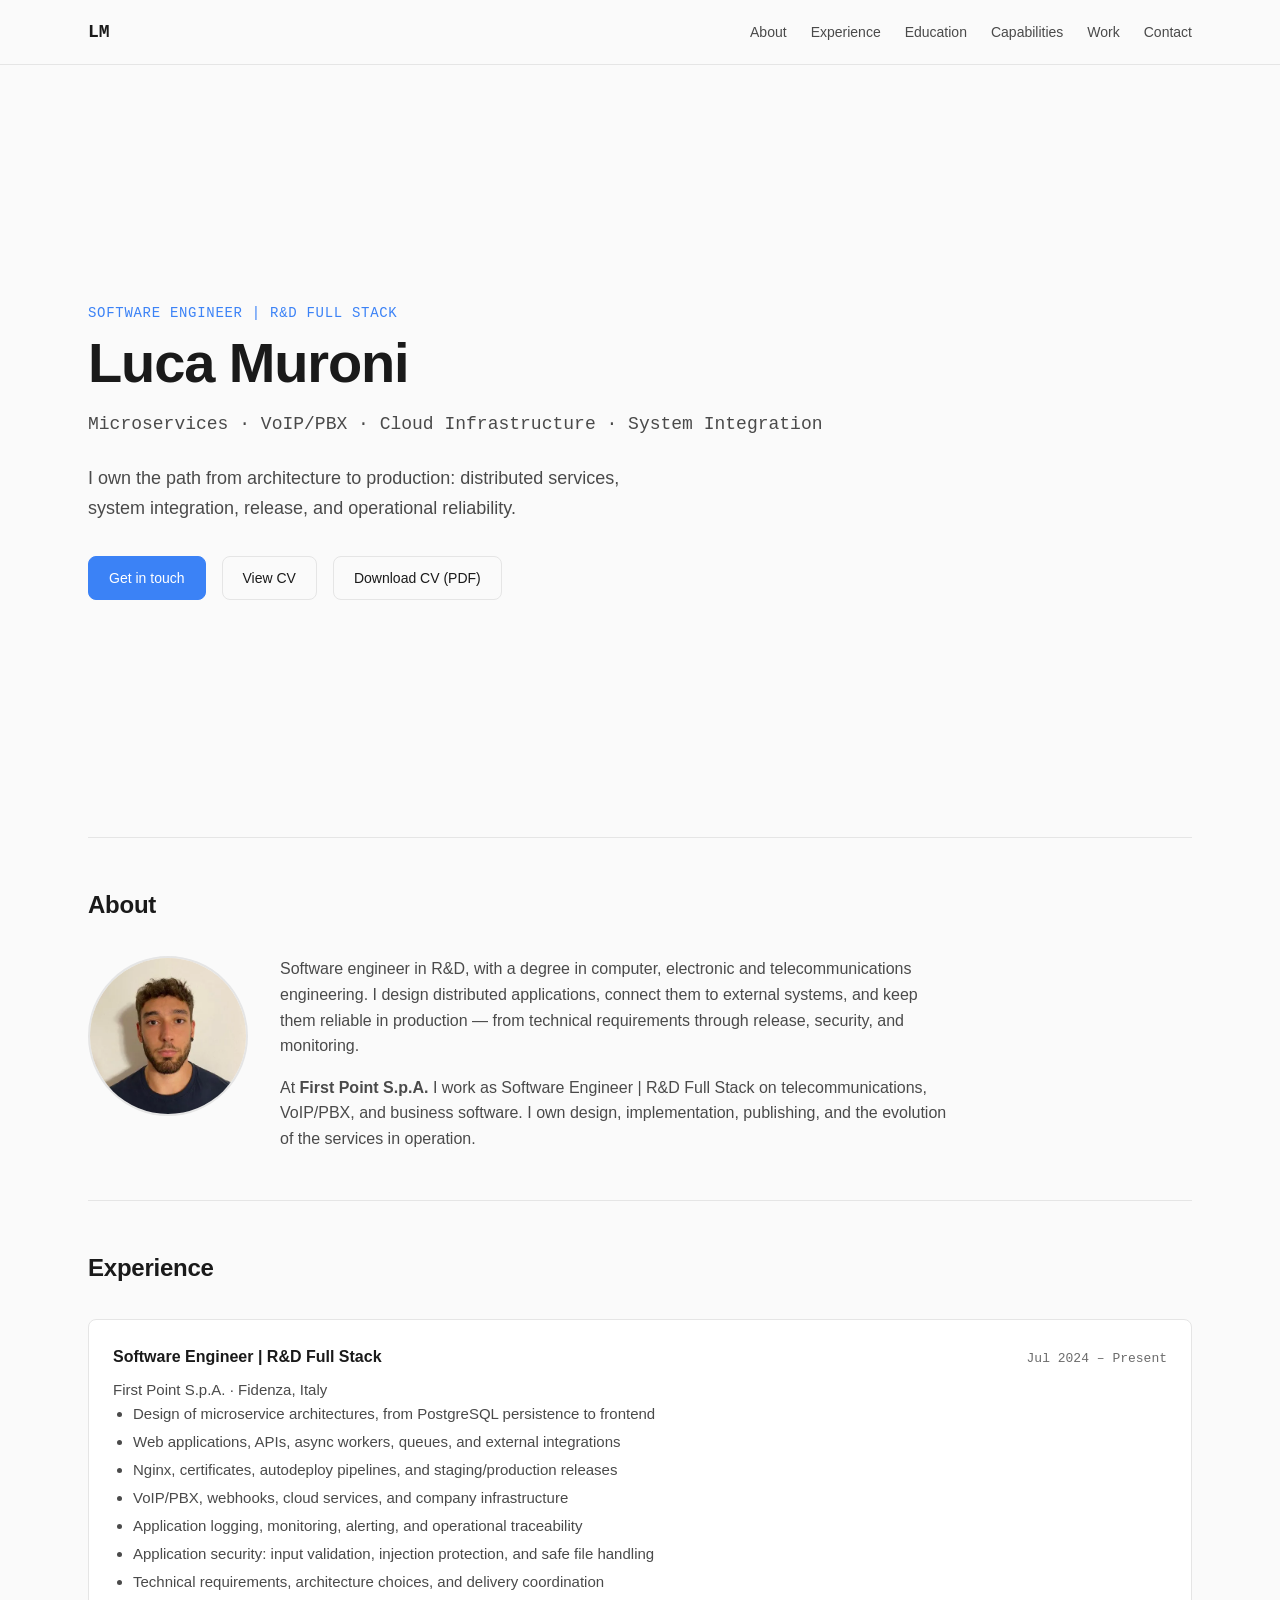
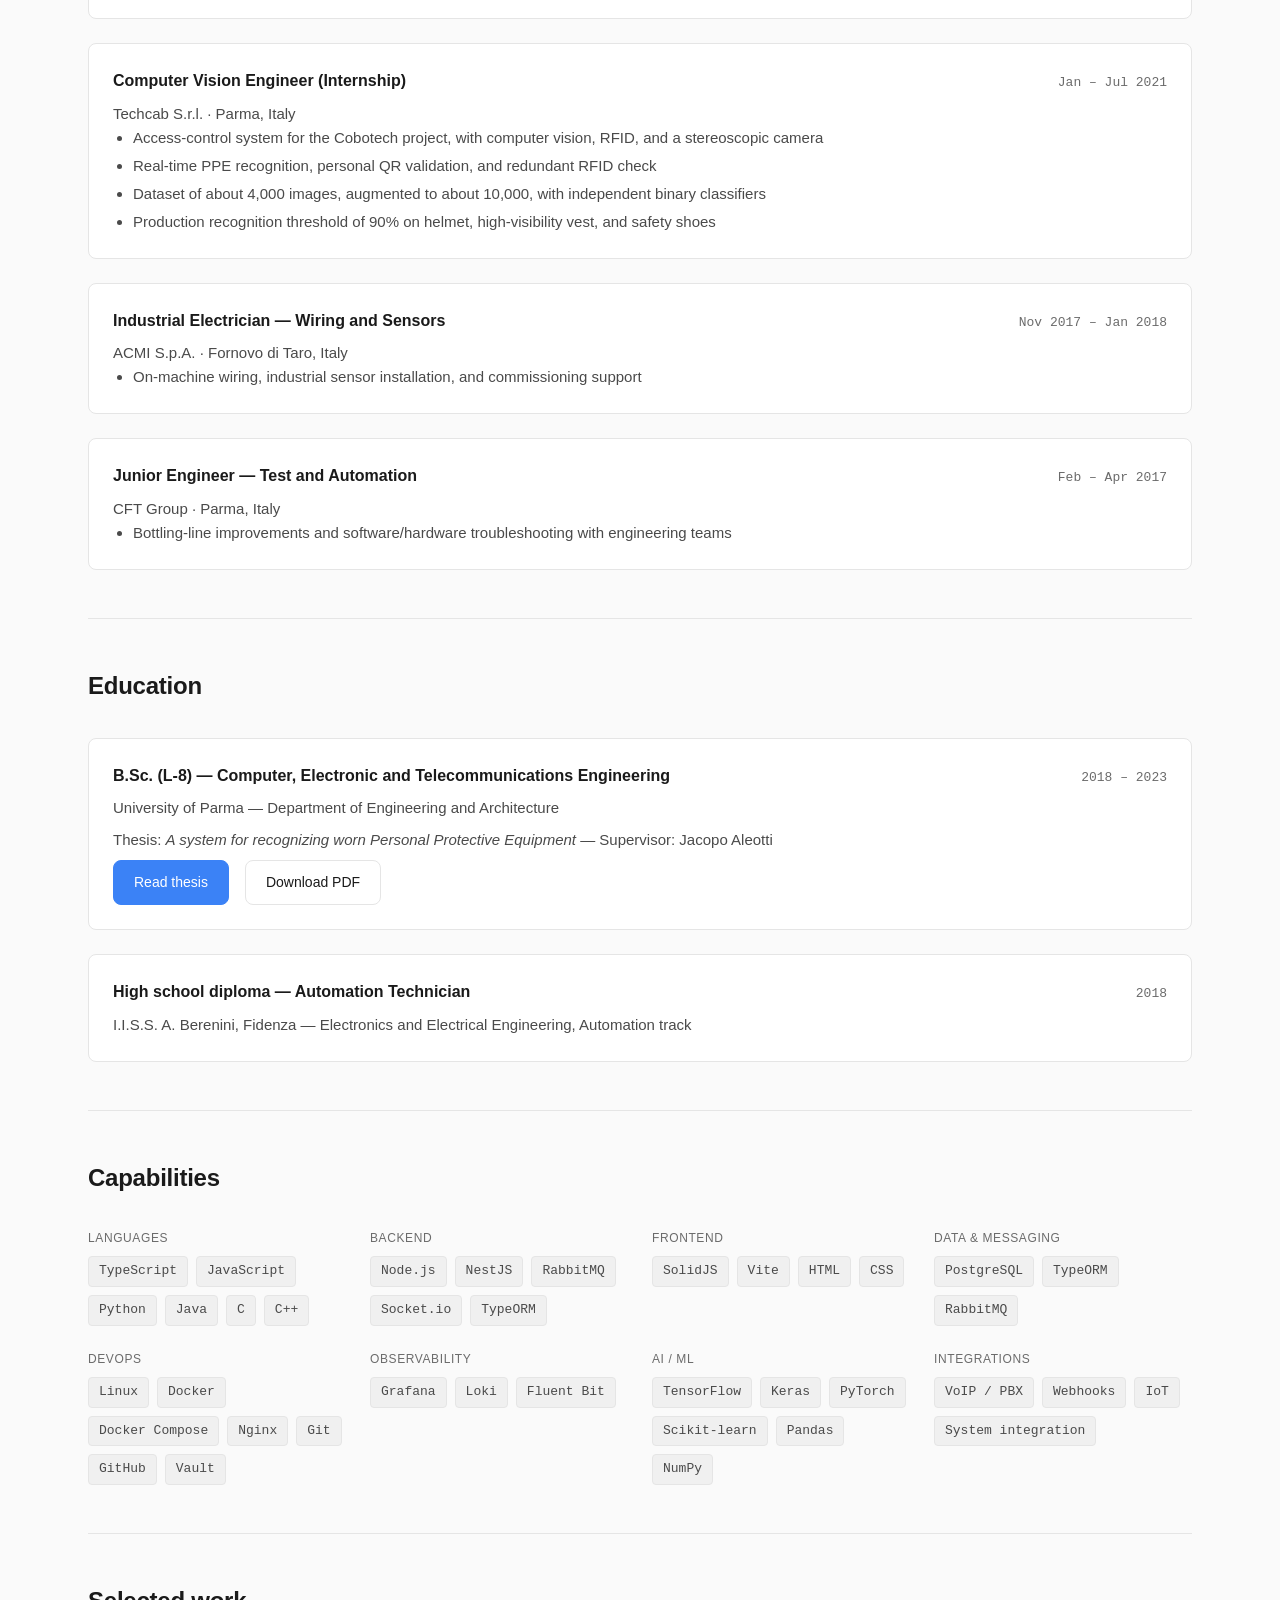
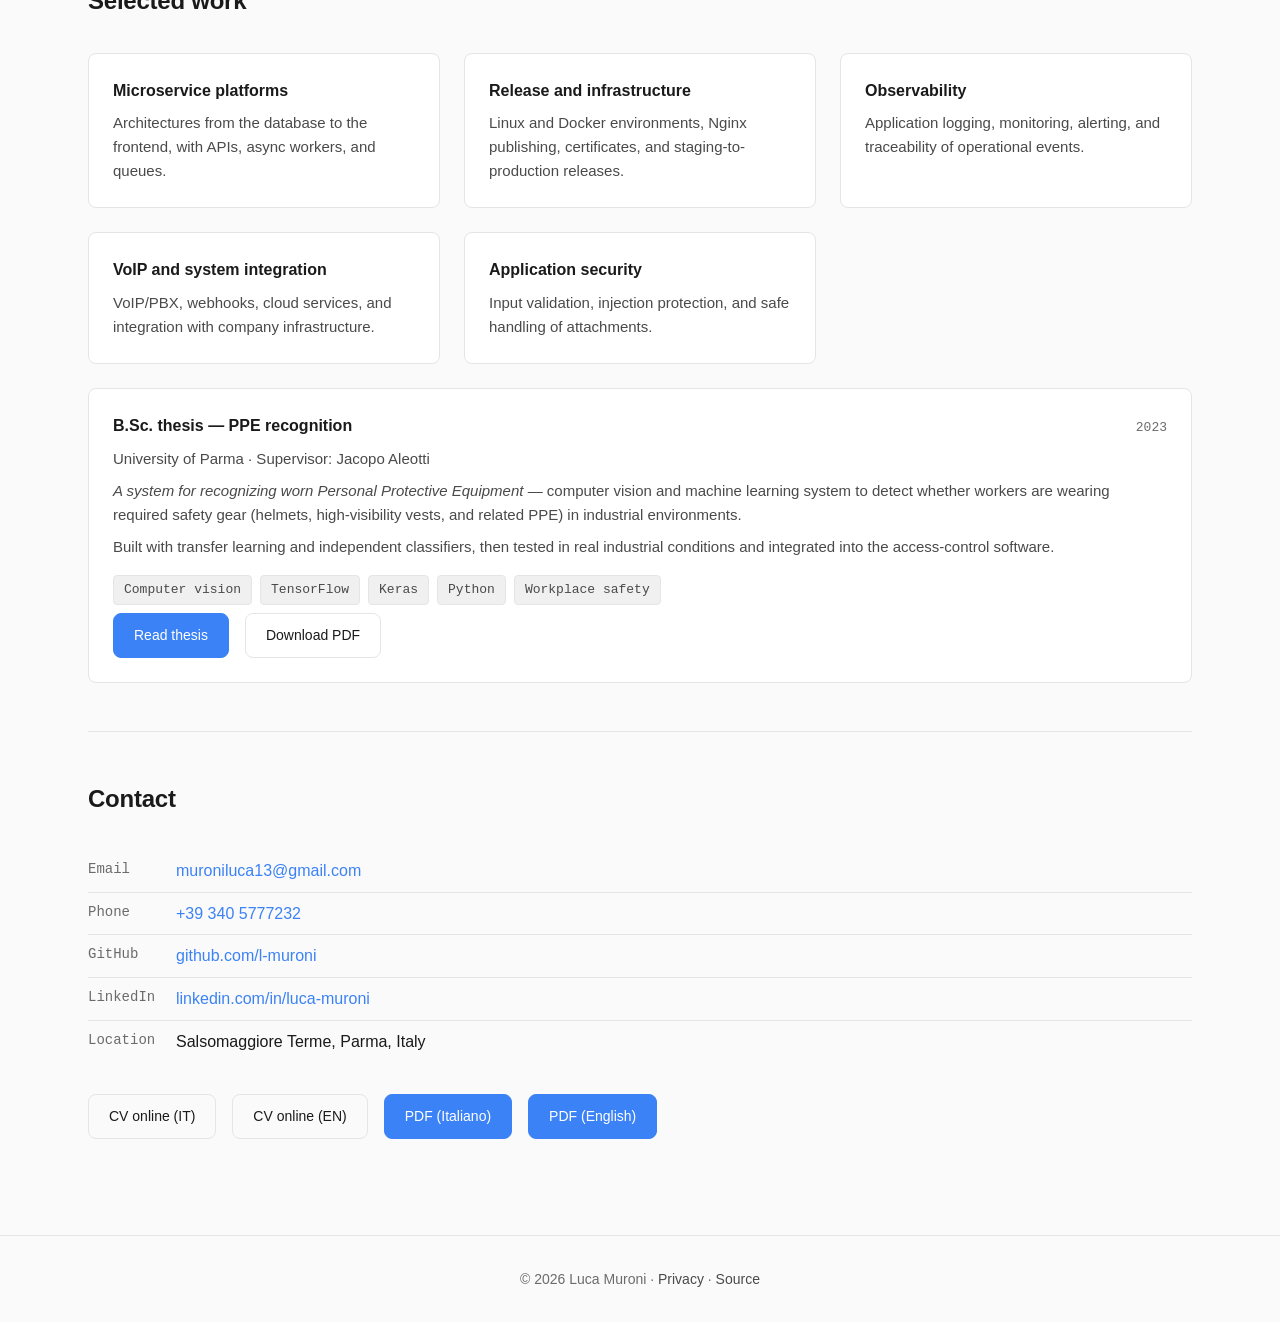
<file: portfolio/index.html>
<!DOCTYPE html>
<html lang="en">
<head>
  <meta charset="UTF-8">
  <meta name="viewport" content="width=device-width, initial-scale=1.0">
  <meta name="description" content="Luca Muroni — Software Engineer | R&D Full Stack. Microservices, VoIP/PBX, cloud infrastructure, and system integration.">
  <meta property="og:title" content="Luca Muroni — Software Engineer">
  <meta property="og:description" content="Software Engineer | R&D Full Stack. Microservices, VoIP/PBX, cloud infrastructure, and system integration.">
  <meta property="og:type" content="website">
  <meta property="og:url" content="https://l-muroni.github.io/l-muroni/">
  <meta property="og:image" content="https://l-muroni.github.io/l-muroni/og-image.png">
  <meta property="og:image:width" content="1200">
  <meta property="og:image:height" content="630">
  <meta name="twitter:card" content="summary_large_image">
  <meta name="twitter:image" content="https://l-muroni.github.io/l-muroni/og-image.png">
  <link rel="canonical" href="https://l-muroni.github.io/l-muroni/">
  <title>Luca Muroni — Software Engineer</title>
  <meta name="theme-color" content="#0a0a0a">
  <link rel="icon" href="favicon.svg" type="image/svg+xml">
  <link rel="manifest" href="manifest.json">
  <link rel="stylesheet" href="styles.css">
  <script type="application/ld+json">
  {
    "@context": "https://schema.org",
    "@type": "Person",
    "name": "Luca Muroni",
    "jobTitle": "Software Engineer | R&D Full Stack",
    "url": "https://l-muroni.github.io/l-muroni/",
    "image": "https://l-muroni.github.io/l-muroni/assets/luca-muroni-photo.jpg",
    "email": "muroniluca13@gmail.com",
    "address": {
      "@type": "PostalAddress",
      "addressLocality": "Salsomaggiore Terme",
      "addressRegion": "Parma",
      "addressCountry": "IT"
    },
    "sameAs": [
      "https://github.com/l-muroni",
      "https://www.linkedin.com/in/luca-muroni/"
    ],
    "knowsAbout": [
      "Microservices",
      "Software Architecture",
      "VoIP",
      "System Integration",
      "Cloud Infrastructure",
      "Application Security"
    ]
  }
  </script>
</head>
<body>
  <a class="skip-link" href="#main">Skip to content</a>

  <header class="site-header">
    <nav class="nav" aria-label="Main navigation">
      <a class="nav-logo" href="#">LM</a>
      <ul class="nav-links">
        <li><a href="#about">About</a></li>
        <li><a href="#experience">Experience</a></li>
        <li><a href="#education">Education</a></li>
        <li><a href="#capabilities">Capabilities</a></li>
        <li><a href="#work">Work</a></li>
        <li><a href="#contact">Contact</a></li>
      </ul>
      <button class="nav-toggle" aria-label="Toggle menu" aria-expanded="false">
        <span></span>
        <span></span>
        <span></span>
      </button>
    </nav>
  </header>

  <main id="main">
    <section class="hero" aria-labelledby="hero-heading">
      <p class="hero-label">Software Engineer | R&D Full Stack</p>
      <h1 id="hero-heading">Luca Muroni</h1>
      <p class="hero-tagline">Microservices · VoIP/PBX · Cloud Infrastructure · System Integration</p>
      <p class="hero-desc">
        I own the path from architecture to production: distributed services,
        system integration, release, and operational reliability.
      </p>
      <div class="hero-actions">
        <a class="btn btn-primary" href="#contact">Get in touch</a>
        <a class="btn btn-secondary" href="cv/en.html">View CV</a>
        <a class="btn btn-secondary" href="cv/luca-muroni-cv-en.pdf" download>Download CV (PDF)</a>
      </div>
    </section>

    <section class="section" aria-labelledby="about">
      <h2 id="about" class="section-title">About</h2>
      <div class="about-layout">
        <picture>
          <source srcset="assets/luca-muroni.webp" type="image/webp">
          <img
            class="about-photo"
            src="assets/luca-muroni-photo.jpg"
            alt="Luca Muroni"
            width="160"
            height="160"
            loading="lazy"
            decoding="async"
          >
        </picture>
        <div class="section-content">
        <p>
          Software engineer in R&D, with a degree in computer, electronic and telecommunications engineering.
          I design distributed applications, connect them to external systems, and keep them reliable
          in production — from technical requirements through release, security, and monitoring.
        </p>
        <p>
          At <strong>First Point S.p.A.</strong> I work as Software Engineer | R&D Full Stack
          on telecommunications, VoIP/PBX, and business software. I own design, implementation,
          publishing, and the evolution of the services in operation.
        </p>
        </div>
      </div>
    </section>

    <section class="section" aria-labelledby="experience">
      <h2 id="experience" class="section-title">Experience</h2>
      <div class="timeline">
        <article class="card">
          <div class="card-header">
            <h3 class="card-title">Software Engineer | R&D Full Stack</h3>
            <time class="card-date" datetime="2024-07">Jul 2024 – Present</time>
          </div>
          <p class="card-subtitle">First Point S.p.A. · Fidenza, Italy</p>
          <ul class="card-list">
            <li>Design of microservice architectures, from PostgreSQL persistence to frontend</li>
            <li>Web applications, APIs, async workers, queues, and external integrations</li>
            <li>Nginx, certificates, autodeploy pipelines, and staging/production releases</li>
            <li>VoIP/PBX, webhooks, cloud services, and company infrastructure</li>
            <li>Application logging, monitoring, alerting, and operational traceability</li>
            <li>Application security: input validation, injection protection, and safe file handling</li>
            <li>Technical requirements, architecture choices, and delivery coordination</li>
          </ul>
        </article>

        <article class="card">
          <div class="card-header">
            <h3 class="card-title">Computer Vision Engineer (Internship)</h3>
            <time class="card-date" datetime="2021-01/2021-07">Jan – Jul 2021</time>
          </div>
          <p class="card-subtitle">Techcab S.r.l. · Parma, Italy</p>
          <ul class="card-list">
            <li>Access-control system for the Cobotech project, with computer vision, RFID, and a stereoscopic camera</li>
            <li>Real-time PPE recognition, personal QR validation, and redundant RFID check</li>
            <li>Dataset of about 4,000 images, augmented to about 10,000, with independent binary classifiers</li>
            <li>Production recognition threshold of 90% on helmet, high-visibility vest, and safety shoes</li>
          </ul>
        </article>

        <article class="card">
          <div class="card-header">
            <h3 class="card-title">Industrial Electrician — Wiring and Sensors</h3>
            <time class="card-date" datetime="2017-11/2018-01">Nov 2017 – Jan 2018</time>
          </div>
          <p class="card-subtitle">ACMI S.p.A. · Fornovo di Taro, Italy</p>
          <ul class="card-list">
            <li>On-machine wiring, industrial sensor installation, and commissioning support</li>
          </ul>
        </article>

        <article class="card">
          <div class="card-header">
            <h3 class="card-title">Junior Engineer — Test and Automation</h3>
            <time class="card-date" datetime="2017-02/2017-04">Feb – Apr 2017</time>
          </div>
          <p class="card-subtitle">CFT Group · Parma, Italy</p>
          <ul class="card-list">
            <li>Bottling-line improvements and software/hardware troubleshooting with engineering teams</li>
          </ul>
        </article>
      </div>
    </section>

    <section class="section" aria-labelledby="education">
      <h2 id="education" class="section-title">Education</h2>
      <div class="timeline">
        <article class="card">
          <div class="card-header">
            <h3 class="card-title">B.Sc. (L-8) — Computer, Electronic and Telecommunications Engineering</h3>
            <time class="card-date" datetime="2018/2023">2018 – 2023</time>
          </div>
          <p class="card-subtitle">University of Parma — Department of Engineering and Architecture</p>
          <p>Thesis: <em>A system for recognizing worn Personal Protective Equipment</em> — Supervisor: Jacopo Aleotti</p>
          <p class="card-actions">
            <a class="btn btn-primary" href="thesis.html">Read thesis</a>
            <a class="btn btn-secondary" href="assets/thesis/luca-muroni-thesis.pdf" download>Download PDF</a>
          </p>
        </article>

        <article class="card">
          <div class="card-header">
            <h3 class="card-title">High school diploma — Automation Technician</h3>
            <time class="card-date" datetime="2018">2018</time>
          </div>
          <p class="card-subtitle">I.I.S.S. A. Berenini, Fidenza — Electronics and Electrical Engineering, Automation track</p>
        </article>
      </div>
    </section>

    <section class="section" aria-labelledby="capabilities">
      <h2 id="capabilities" class="section-title">Capabilities</h2>
      <div class="skills-grid">
        <div class="skill-group">
          <h3 class="skill-label">Languages</h3>
          <div class="tags">
            <span class="tag">TypeScript</span>
            <span class="tag">JavaScript</span>
            <span class="tag">Python</span>
            <span class="tag">Java</span>
            <span class="tag">C</span>
            <span class="tag">C++</span>
          </div>
        </div>
        <div class="skill-group">
          <h3 class="skill-label">Backend</h3>
          <div class="tags">
            <span class="tag">Node.js</span>
            <span class="tag">NestJS</span>
            <span class="tag">RabbitMQ</span>
            <span class="tag">Socket.io</span>
            <span class="tag">TypeORM</span>
          </div>
        </div>
        <div class="skill-group">
          <h3 class="skill-label">Frontend</h3>
          <div class="tags">
            <span class="tag">SolidJS</span>
            <span class="tag">Vite</span>
            <span class="tag">HTML</span>
            <span class="tag">CSS</span>
          </div>
        </div>
        <div class="skill-group">
          <h3 class="skill-label">Data & messaging</h3>
          <div class="tags">
            <span class="tag">PostgreSQL</span>
            <span class="tag">TypeORM</span>
            <span class="tag">RabbitMQ</span>
          </div>
        </div>
        <div class="skill-group">
          <h3 class="skill-label">DevOps</h3>
          <div class="tags">
            <span class="tag">Linux</span>
            <span class="tag">Docker</span>
            <span class="tag">Docker Compose</span>
            <span class="tag">Nginx</span>
            <span class="tag">Git</span>
            <span class="tag">GitHub</span>
            <span class="tag">Vault</span>
          </div>
        </div>
        <div class="skill-group">
          <h3 class="skill-label">Observability</h3>
          <div class="tags">
            <span class="tag">Grafana</span>
            <span class="tag">Loki</span>
            <span class="tag">Fluent Bit</span>
          </div>
        </div>
        <div class="skill-group">
          <h3 class="skill-label">AI / ML</h3>
          <div class="tags">
            <span class="tag">TensorFlow</span>
            <span class="tag">Keras</span>
            <span class="tag">PyTorch</span>
            <span class="tag">Scikit-learn</span>
            <span class="tag">Pandas</span>
            <span class="tag">NumPy</span>
          </div>
        </div>
        <div class="skill-group">
          <h3 class="skill-label">Integrations</h3>
          <div class="tags">
            <span class="tag">VoIP / PBX</span>
            <span class="tag">Webhooks</span>
            <span class="tag">IoT</span>
            <span class="tag">System integration</span>
          </div>
        </div>
      </div>
    </section>

    <section class="section" aria-labelledby="work">
      <h2 id="work" class="section-title">Selected work</h2>
      <div class="work-grid">
        <article class="card">
          <h3 class="card-title">Microservice platforms</h3>
          <p>Architectures from the database to the frontend, with APIs, async workers, and queues.</p>
        </article>
        <article class="card">
          <h3 class="card-title">Release and infrastructure</h3>
          <p>Linux and Docker environments, Nginx publishing, certificates, and staging-to-production releases.</p>
        </article>
        <article class="card">
          <h3 class="card-title">Observability</h3>
          <p>Application logging, monitoring, alerting, and traceability of operational events.</p>
        </article>
        <article class="card">
          <h3 class="card-title">VoIP and system integration</h3>
          <p>VoIP/PBX, webhooks, cloud services, and integration with company infrastructure.</p>
        </article>
        <article class="card">
          <h3 class="card-title">Application security</h3>
          <p>Input validation, injection protection, and safe handling of attachments.</p>
        </article>
        <article class="card card-featured">
          <div class="card-header">
            <h3 class="card-title">B.Sc. thesis — PPE recognition</h3>
            <time class="card-date" datetime="2023">2023</time>
          </div>
          <p class="card-subtitle">University of Parma · Supervisor: Jacopo Aleotti</p>
          <p>
            <em>A system for recognizing worn Personal Protective Equipment</em> — computer vision
            and machine learning system to detect whether workers are wearing required safety gear
            (helmets, high-visibility vests, and related PPE) in industrial environments.
          </p>
          <p>
            Built with transfer learning and independent classifiers, then tested in real
            industrial conditions and integrated into the access-control software.
          </p>
          <div class="tags tags-spaced">
            <span class="tag">Computer vision</span>
            <span class="tag">TensorFlow</span>
            <span class="tag">Keras</span>
            <span class="tag">Python</span>
            <span class="tag">Workplace safety</span>
          </div>
          <p class="card-actions">
            <a class="btn btn-primary" href="thesis.html">Read thesis</a>
            <a class="btn btn-secondary" href="assets/thesis/luca-muroni-thesis.pdf" download>Download PDF</a>
          </p>
        </article>
      </div>
    </section>

    <section class="section" aria-labelledby="contact">
      <h2 id="contact" class="section-title">Contact</h2>
      <div class="contact-block">
        <ul class="contact-list">
          <li>
            <span class="contact-label">Email</span>
            <a href="mailto:muroniluca13@gmail.com">muroniluca13@gmail.com</a>
          </li>
          <li>
            <span class="contact-label">Phone</span>
            <a href="tel:+393405777232">+39 340 5777232</a>
          </li>
          <li>
            <span class="contact-label">GitHub</span>
            <a href="https://github.com/l-muroni" target="_blank" rel="noopener noreferrer">github.com/l-muroni</a>
          </li>
          <li>
            <span class="contact-label">LinkedIn</span>
            <a href="https://www.linkedin.com/in/luca-muroni/" target="_blank" rel="noopener noreferrer">linkedin.com/in/luca-muroni</a>
          </li>
          <li>
            <span class="contact-label">Location</span>
            <span>Salsomaggiore Terme, Parma, Italy</span>
          </li>
        </ul>
        <div class="cv-links">
          <a class="btn btn-secondary" href="cv/it.html">CV online (IT)</a>
          <a class="btn btn-secondary" href="cv/en.html">CV online (EN)</a>
          <a class="btn btn-primary" href="cv/luca-muroni-cv-it.pdf" download>PDF (Italiano)</a>
          <a class="btn btn-primary" href="cv/luca-muroni-cv-en.pdf" download>PDF (English)</a>
        </div>
      </div>
    </section>
  </main>

  <footer class="site-footer">
    <p>&copy; 2026 Luca Muroni · <a href="privacy.html">Privacy</a> · <a href="https://github.com/l-muroni/l-muroni">Source</a></p>
  </footer>

  <script>
    const toggle = document.querySelector('.nav-toggle');
    const navLinks = document.querySelector('.nav-links');
    toggle.addEventListener('click', () => {
      const expanded = toggle.getAttribute('aria-expanded') === 'true';
      toggle.setAttribute('aria-expanded', !expanded);
      navLinks.classList.toggle('open');
    });
  </script>
  <script>
    if ('serviceWorker' in navigator) {
      navigator.serviceWorker.register('sw.js');
    }
  </script>
  <script src="analytics.config.js"></script>
  <script src="analytics.js"></script>
</body>
</html>
</file>
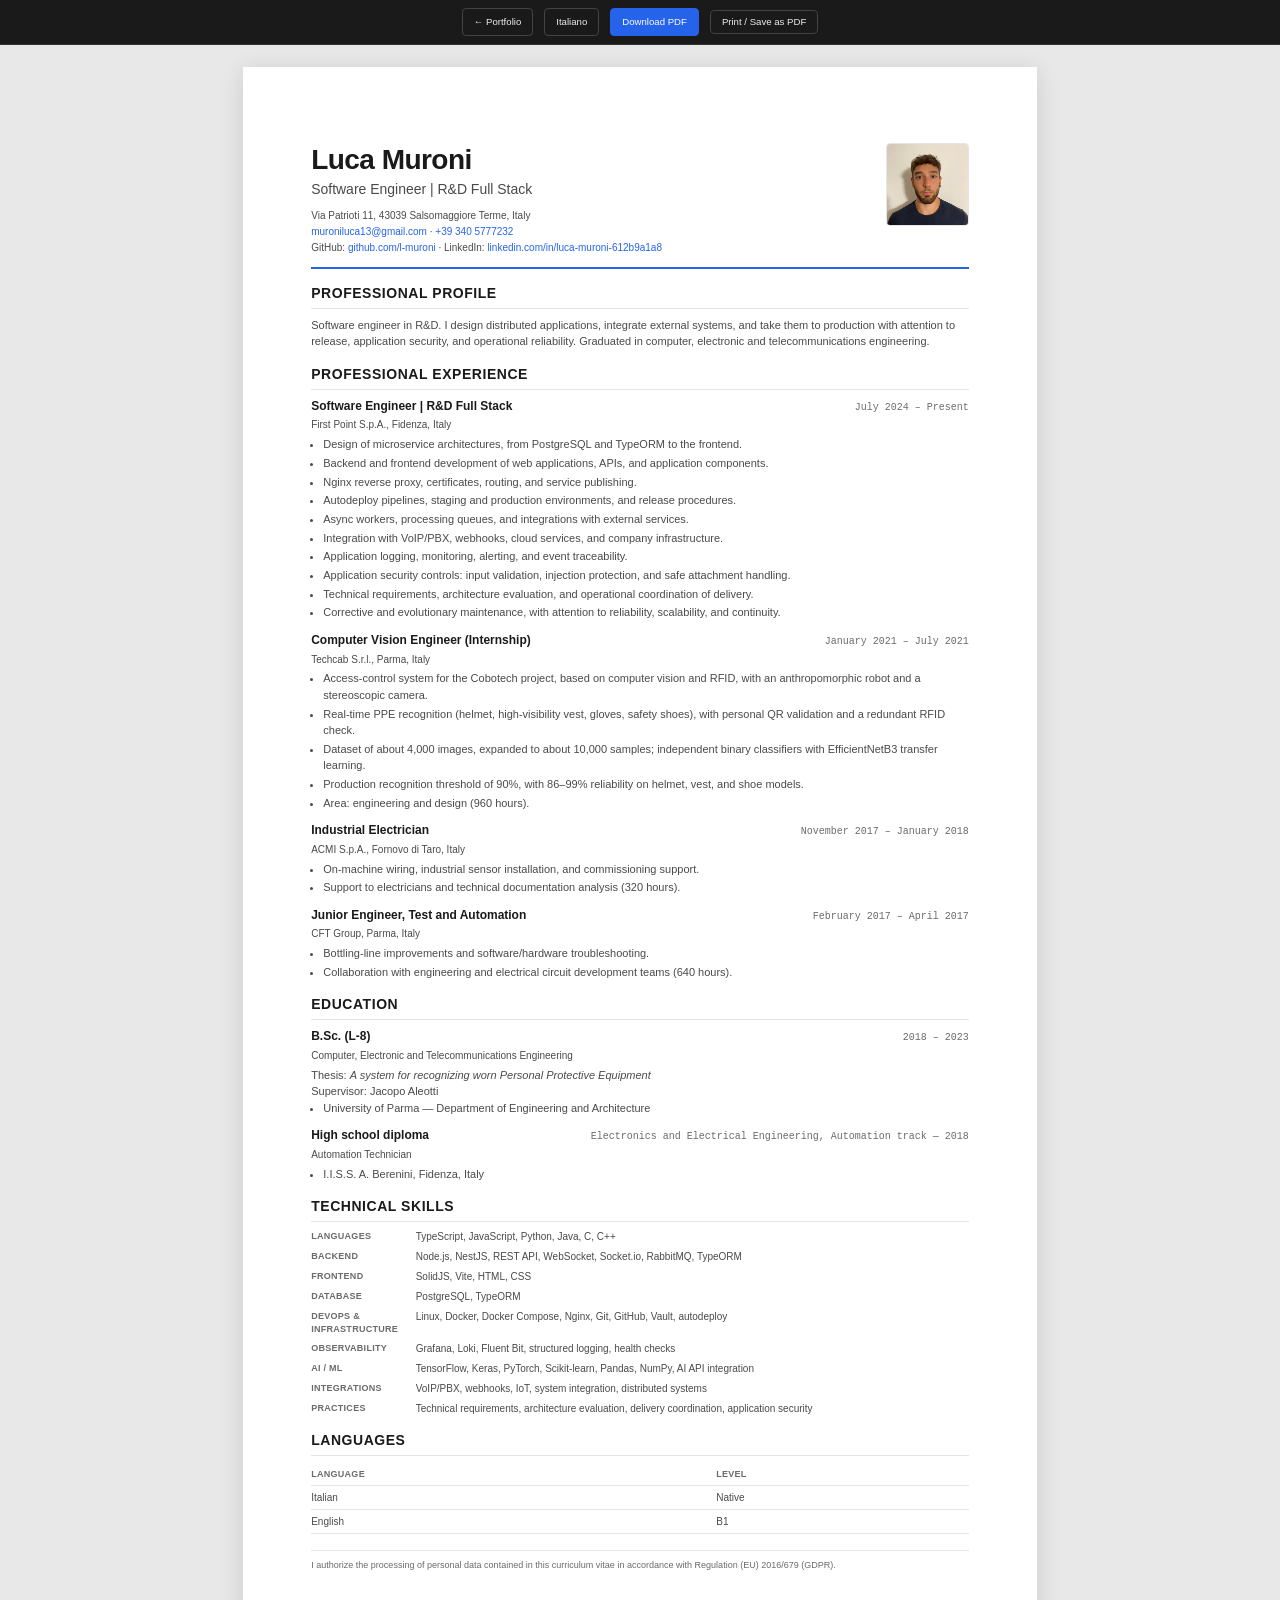
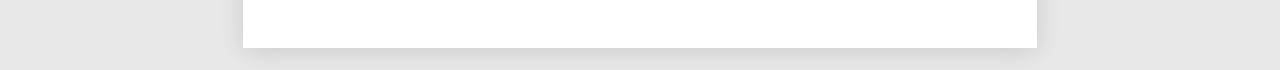
<file: portfolio/cv/index.html>
<!DOCTYPE html>
<html lang="en">
<head>
  <meta charset="UTF-8">
  <meta name="viewport" content="width=device-width, initial-scale=1.0">
  <meta http-equiv="refresh" content="0; url=en.html">
  <title>Luca Muroni — CV</title>
  <link rel="stylesheet" href="cv.css">
  <style>
    .cv-picker {
      max-width: 28rem;
      margin: 4rem auto;
      padding: 2rem;
      text-align: center;
      background: #fff;
      border-radius: 0.5rem;
      box-shadow: 0 4px 24px rgba(0, 0, 0, 0.12);
    }
    .cv-picker h1 { margin: 0 0 0.5rem; font-size: 1.5rem; }
    .cv-picker p { margin: 0 0 1.5rem; color: #6b6b6b; }
    .cv-picker-links { display: flex; flex-direction: column; gap: 0.75rem; }
    .cv-picker-links a {
      display: block;
      padding: 0.75rem 1rem;
      border: 1px solid #e5e5e5;
      border-radius: 0.375rem;
      text-decoration: none;
      color: #1a1a1a;
      font-weight: 500;
    }
    .cv-picker-links a:hover { border-color: #2563eb; color: #2563eb; }
  </style>
</head>
<body>
  <div class="cv-picker">
    <h1>Luca Muroni — CV</h1>
    <p>Choose a language</p>
    <div class="cv-picker-links">
      <a href="en.html">English</a>
      <a href="it.html">Italiano</a>
      <a href="../index.html">← Back to portfolio</a>
    </div>
  </div>
  <script src="../analytics.config.js"></script>
  <script src="../analytics.js"></script>
</body>
</html>
</file>
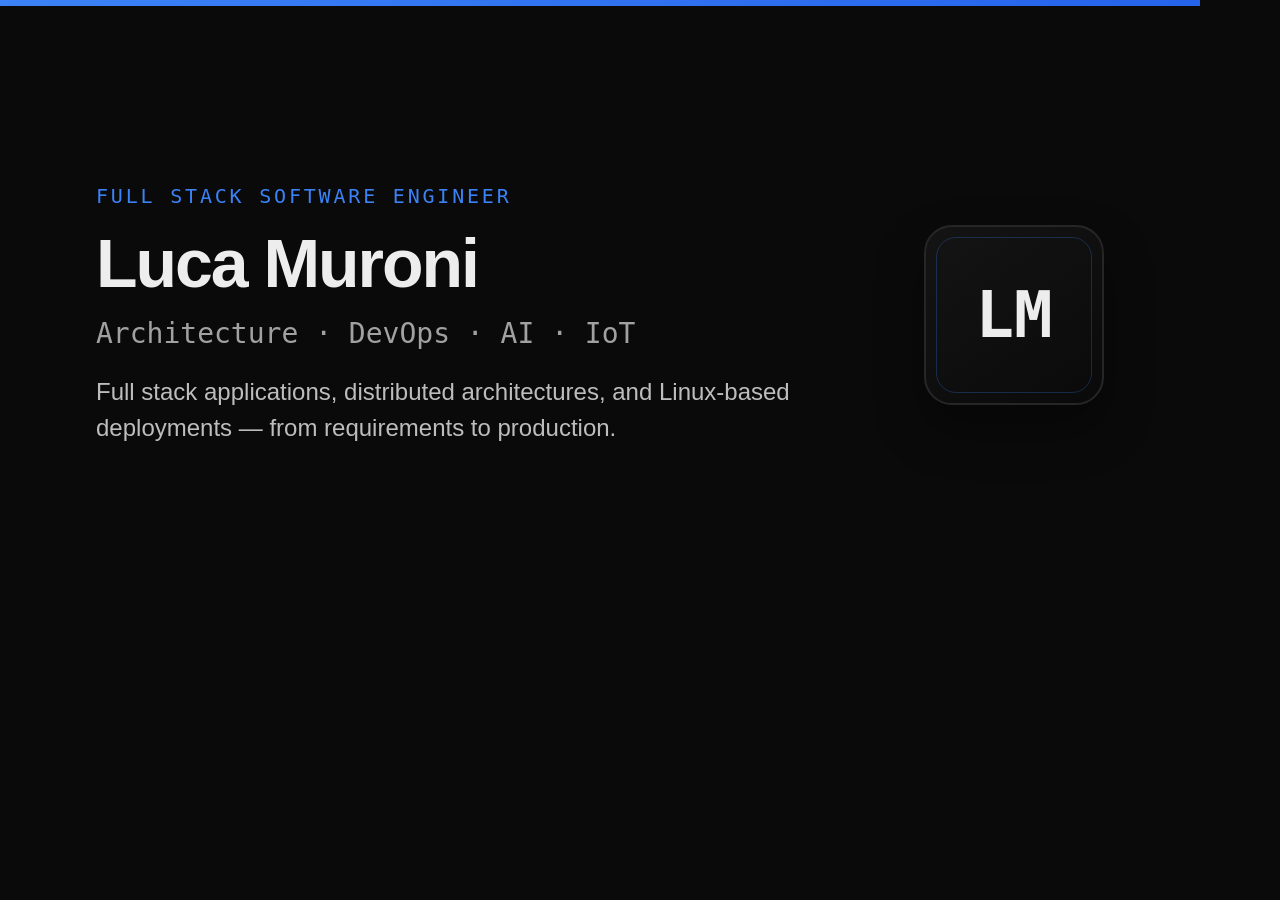
<file: portfolio/og-image.html>
<!DOCTYPE html>
<html lang="en">
<head>
  <meta charset="UTF-8">
  <style>
    * { box-sizing: border-box; margin: 0; padding: 0; }
    body {
      position: relative;
      width: 1200px;
      height: 630px;
      font-family: -apple-system, BlinkMacSystemFont, "Segoe UI", Roboto, sans-serif;
      background: #0a0a0a;
      color: #ededed;
      display: flex;
      align-items: center;
      padding: 72px 96px;
      overflow: hidden;
    }
    .accent-bar {
      position: absolute;
      top: 0;
      left: 0;
      right: 0;
      height: 6px;
      background: linear-gradient(90deg, #3b82f6, #2563eb);
    }
    .content {
      flex: 1;
      max-width: 760px;
      z-index: 1;
    }
    .label {
      font-size: 20px;
      color: #3b82f6;
      text-transform: uppercase;
      letter-spacing: 0.14em;
      margin-bottom: 20px;
      font-family: Consolas, "SF Mono", monospace;
    }
    h1 {
      font-size: 68px;
      line-height: 1.05;
      font-weight: 600;
      letter-spacing: -0.03em;
      margin-bottom: 18px;
    }
    .tagline {
      font-size: 28px;
      color: #a1a1a1;
      font-family: Consolas, "SF Mono", monospace;
      margin-bottom: 24px;
    }
    .desc {
      font-size: 24px;
      color: #bdbdbd;
      line-height: 1.5;
      max-width: 700px;
    }
    .monogram {
      position: absolute;
      right: 96px;
      top: 50%;
      transform: translateY(-50%);
      width: 180px;
      height: 180px;
      border: 2px solid #262626;
      border-radius: 28px;
      display: flex;
      align-items: center;
      justify-content: center;
      font-size: 64px;
      font-weight: 600;
      color: #ededed;
      font-family: Consolas, "SF Mono", monospace;
      background: linear-gradient(145deg, #141414, #0a0a0a);
      box-shadow: 0 24px 48px rgba(0, 0, 0, 0.35);
    }
    .monogram::after {
      content: "";
      position: absolute;
      inset: 10px;
      border: 1px solid rgba(59, 130, 246, 0.25);
      border-radius: 20px;
    }
  </style>
</head>
<body>
  <div class="accent-bar"></div>
  <div class="content">
    <p class="label">Full Stack Software Engineer</p>
    <h1>Luca Muroni</h1>
    <p class="tagline">Architecture · DevOps · AI · IoT</p>
    <p class="desc">Full stack applications, distributed architectures, and Linux-based deployments — from requirements to production.</p>
  </div>
  <div class="monogram" aria-hidden="true">LM</div>
</body>
</html>
</file>
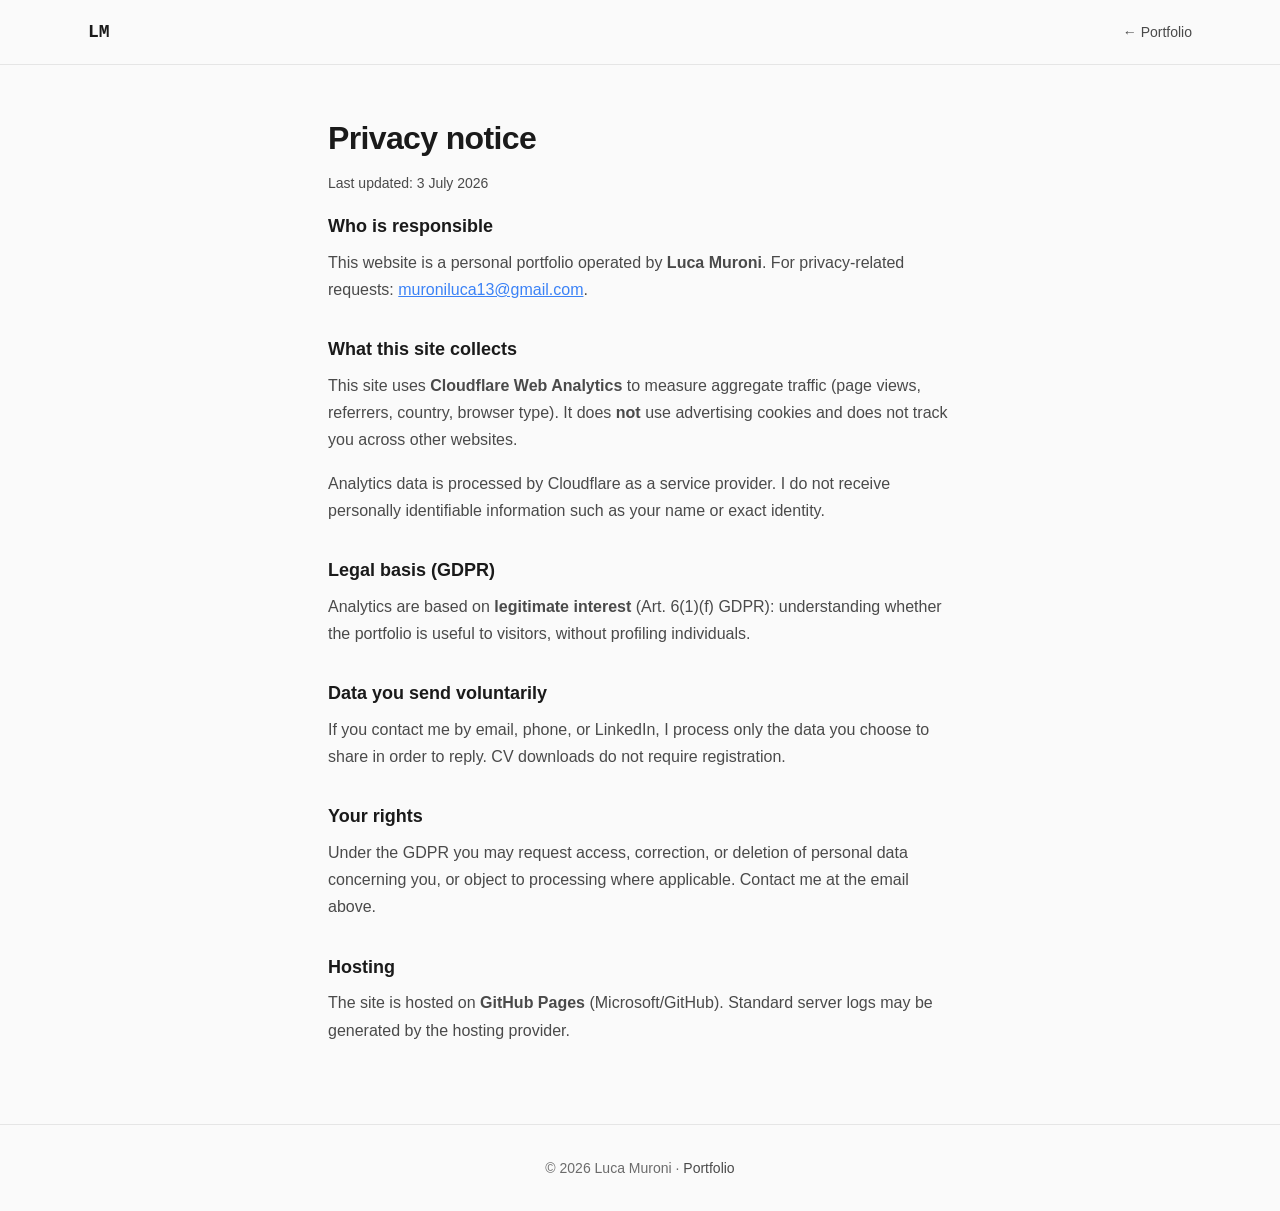
<file: portfolio/privacy.html>
<!DOCTYPE html>
<html lang="en">
<head>
  <meta charset="UTF-8">
  <meta name="viewport" content="width=device-width, initial-scale=1.0">
  <meta name="description" content="Privacy notice for luca-muroni.github.io — analytics and personal data.">
  <meta name="robots" content="noindex, follow">
  <title>Privacy — Luca Muroni</title>
  <link rel="icon" href="favicon.svg" type="image/svg+xml">
  <link rel="stylesheet" href="styles.css">
</head>
<body>
  <header class="site-header">
    <nav class="nav" aria-label="Main navigation">
      <a class="nav-logo" href="index.html">LM</a>
      <a class="legal-back" href="index.html">← Portfolio</a>
    </nav>
  </header>

  <main class="legal-page" id="main">
    <h1>Privacy notice</h1>
    <p class="legal-updated">Last updated: 3 July 2026</p>

    <section>
      <h2>Who is responsible</h2>
      <p>
        This website is a personal portfolio operated by <strong>Luca Muroni</strong>.
        For privacy-related requests: <a href="mailto:muroniluca13@gmail.com">muroniluca13@gmail.com</a>.
      </p>
    </section>

    <section>
      <h2>What this site collects</h2>
      <p>
        This site uses <strong>Cloudflare Web Analytics</strong> to measure aggregate traffic
        (page views, referrers, country, browser type). It does <strong>not</strong> use
        advertising cookies and does not track you across other websites.
      </p>
      <p>
        Analytics data is processed by Cloudflare as a service provider. I do not receive
        personally identifiable information such as your name or exact identity.
      </p>
    </section>

    <section>
      <h2>Legal basis (GDPR)</h2>
      <p>
        Analytics are based on <strong>legitimate interest</strong> (Art. 6(1)(f) GDPR):
        understanding whether the portfolio is useful to visitors, without profiling individuals.
      </p>
    </section>

    <section>
      <h2>Data you send voluntarily</h2>
      <p>
        If you contact me by email, phone, or LinkedIn, I process only the data you choose to share
        in order to reply. CV downloads do not require registration.
      </p>
    </section>

    <section>
      <h2>Your rights</h2>
      <p>
        Under the GDPR you may request access, correction, or deletion of personal data concerning you,
        or object to processing where applicable. Contact me at the email above.
      </p>
    </section>

    <section>
      <h2>Hosting</h2>
      <p>
        The site is hosted on <strong>GitHub Pages</strong> (Microsoft/GitHub).
        Standard server logs may be generated by the hosting provider.
      </p>
    </section>
  </main>

  <footer class="site-footer">
    <p>&copy; 2026 Luca Muroni · <a href="index.html">Portfolio</a></p>
  </footer>

  <script src="analytics.config.js"></script>
  <script src="analytics.js"></script>
</body>
</html>
</file>
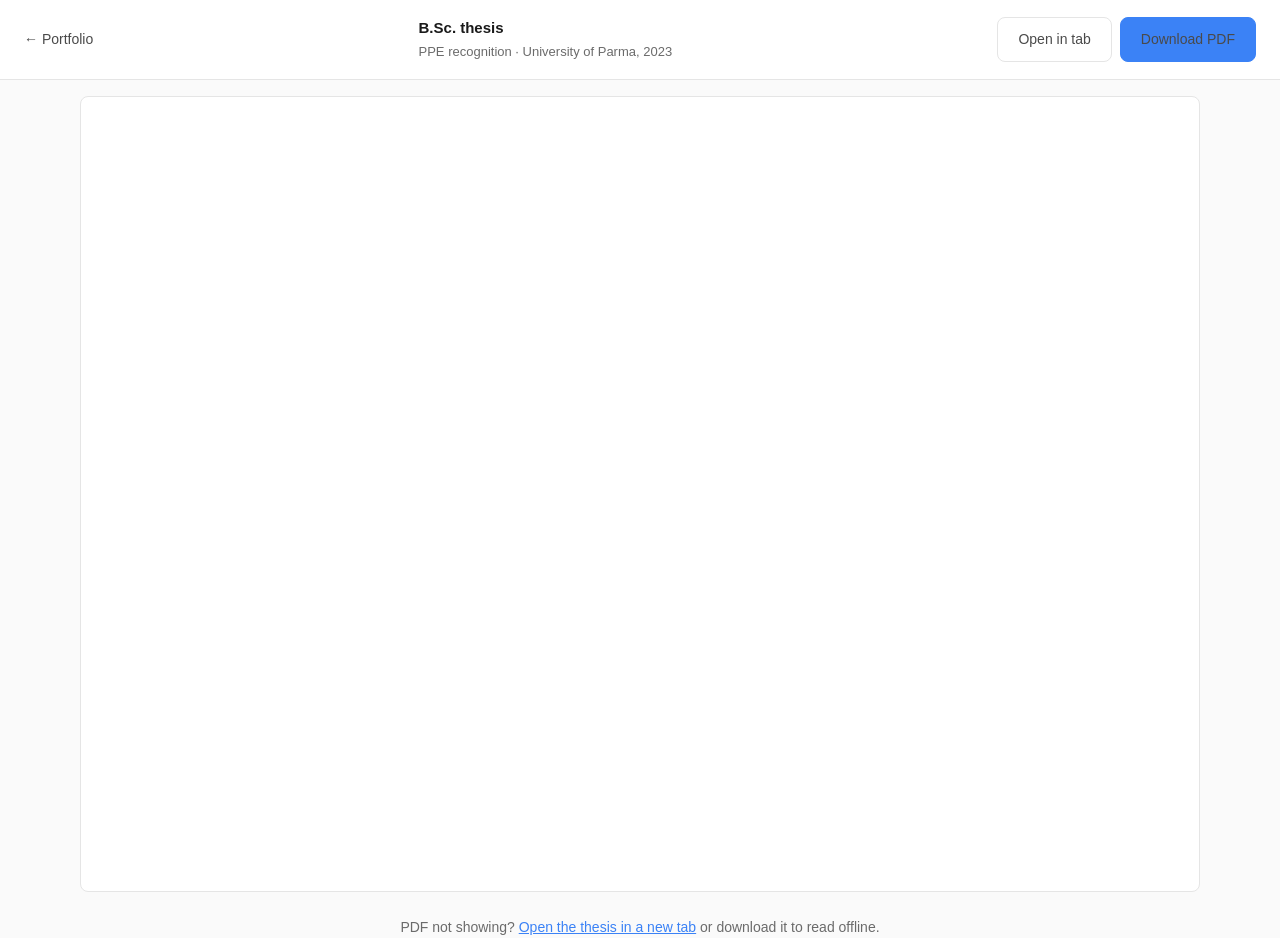
<file: portfolio/thesis.html>
<!DOCTYPE html>
<html lang="en">
<head>
  <meta charset="UTF-8">
  <meta name="viewport" content="width=device-width, initial-scale=1.0">
  <meta name="description" content="B.Sc. thesis — A system for recognizing worn Personal Protective Equipment. Luca Muroni, University of Parma.">
  <title>Thesis — Luca Muroni</title>
  <link rel="icon" href="favicon.svg" type="image/svg+xml">
  <link rel="stylesheet" href="styles.css">
</head>
<body>
  <header class="thesis-toolbar">
    <a href="index.html#work">← Portfolio</a>
    <div class="thesis-toolbar-title">
      <strong>B.Sc. thesis</strong>
      <span>PPE recognition · University of Parma, 2023</span>
    </div>
    <div class="thesis-toolbar-actions">
      <a class="btn btn-secondary" href="assets/thesis/luca-muroni-thesis.pdf" target="_blank" rel="noopener noreferrer">Open in tab</a>
      <a class="btn btn-primary" href="assets/thesis/luca-muroni-thesis.pdf" download>Download PDF</a>
    </div>
  </header>

  <main class="thesis-reader" id="main">
    <iframe
      class="thesis-frame"
      src="assets/thesis/luca-muroni-thesis.pdf"
      title="A system for recognizing worn Personal Protective Equipment — thesis PDF"
    ></iframe>
    <p class="thesis-fallback">
      PDF not showing?
      <a href="assets/thesis/luca-muroni-thesis.pdf" target="_blank" rel="noopener noreferrer">Open the thesis in a new tab</a>
      or download it to read offline.
    </p>
  </main>

  <script src="analytics.config.js"></script>
  <script src="analytics.js"></script>
</body>
</html>
</file>
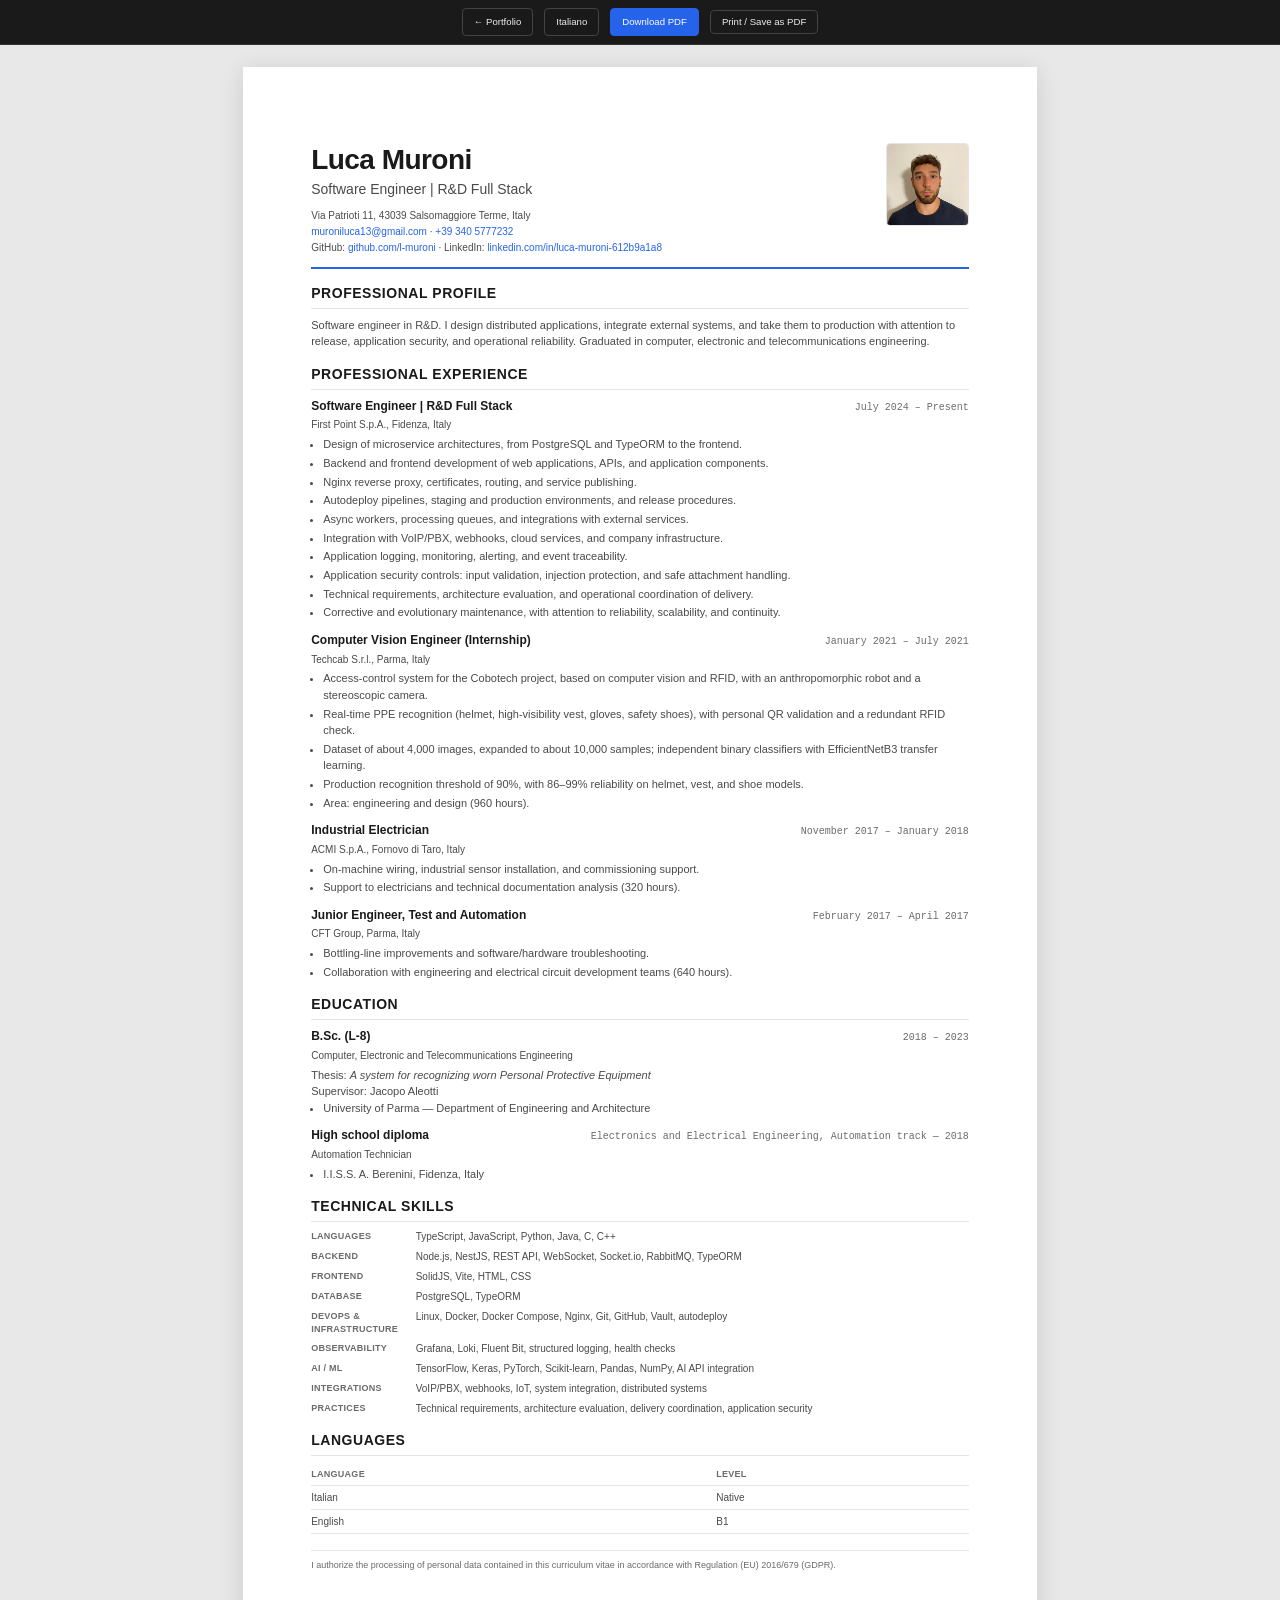
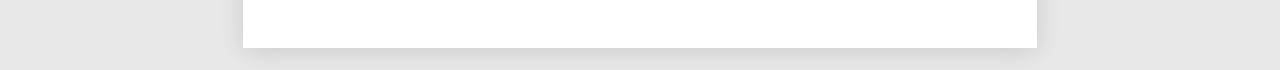
<file: portfolio/cv/en.html>
<!DOCTYPE html>
<html lang="en">
<head>
  <meta charset="UTF-8">
  <meta name="viewport" content="width=device-width, initial-scale=1.0">
  <title>Luca Muroni — CV (English)</title>
  <link rel="stylesheet" href="cv.css">
</head>
<body>
  <nav class="cv-toolbar" aria-label="CV actions">
    <a href="../index.html">← Portfolio</a>
    <a href="it.html">Italiano</a>
    <a class="btn-primary" href="luca-muroni-cv-en.pdf" download>Download PDF</a>
    <button type="button" onclick="window.print()">Print / Save as PDF</button>
  </nav>

  <article class="cv-page">
    <header class="cv-header">
      <div class="cv-header-main">
        <div class="cv-header-text">
          <h1 class="cv-name">Luca Muroni</h1>
          <p class="cv-role">Software Engineer | R&amp;D Full Stack</p>
          <p class="cv-contacts">
            Via Patrioti 11, 43039 Salsomaggiore Terme, Italy<br>
            <a href="mailto:muroniluca13@gmail.com">muroniluca13@gmail.com</a> ·
            <a href="tel:+393405777232">+39 340 5777232</a><br>
            GitHub: <a href="https://github.com/l-muroni">github.com/l-muroni</a> ·
            LinkedIn: <a href="https://www.linkedin.com/in/luca-muroni-612b9a1a8/">linkedin.com/in/luca-muroni-612b9a1a8</a>
          </p>
        </div>
        <img class="cv-photo" src="../assets/luca-muroni-cv.jpg" alt="Luca Muroni" width="88" height="88">
      </div>
    </header>

    <section class="cv-section">
      <h2 class="cv-section-title">Professional profile</h2>
      <p class="cv-profile">Software engineer in R&amp;D. I design distributed applications, integrate external systems, and take them to production with attention to release, application security, and operational reliability. Graduated in computer, electronic and telecommunications engineering.</p>
    </section>
    <section class="cv-section">
      <h2 class="cv-section-title">Professional experience</h2>
      
      <div class="cv-entry">
        <div class="cv-entry-header">
          <h3 class="cv-entry-title">Software Engineer | R&amp;D Full Stack</h3>
          <time class="cv-entry-date">July 2024 – Present</time>
        </div>
        <p class="cv-entry-subtitle">First Point S.p.A., Fidenza, Italy</p>
        
        <ul><li>Design of microservice architectures, from PostgreSQL and TypeORM to the frontend.</li><li>Backend and frontend development of web applications, APIs, and application components.</li><li>Nginx reverse proxy, certificates, routing, and service publishing.</li><li>Autodeploy pipelines, staging and production environments, and release procedures.</li><li>Async workers, processing queues, and integrations with external services.</li><li>Integration with VoIP/PBX, webhooks, cloud services, and company infrastructure.</li><li>Application logging, monitoring, alerting, and event traceability.</li><li>Application security controls: input validation, injection protection, and safe attachment handling.</li><li>Technical requirements, architecture evaluation, and operational coordination of delivery.</li><li>Corrective and evolutionary maintenance, with attention to reliability, scalability, and continuity.</li></ul>
      </div>
      <div class="cv-entry">
        <div class="cv-entry-header">
          <h3 class="cv-entry-title">Computer Vision Engineer (Internship)</h3>
          <time class="cv-entry-date">January 2021 – July 2021</time>
        </div>
        <p class="cv-entry-subtitle">Techcab S.r.l., Parma, Italy</p>
        
        <ul><li>Access-control system for the Cobotech project, based on computer vision and RFID, with an anthropomorphic robot and a stereoscopic camera.</li><li>Real-time PPE recognition (helmet, high-visibility vest, gloves, safety shoes), with personal QR validation and a redundant RFID check.</li><li>Dataset of about 4,000 images, expanded to about 10,000 samples; independent binary classifiers with EfficientNetB3 transfer learning.</li><li>Production recognition threshold of 90%, with 86–99% reliability on helmet, vest, and shoe models.</li><li>Area: engineering and design (960 hours).</li></ul>
      </div>
      <div class="cv-entry">
        <div class="cv-entry-header">
          <h3 class="cv-entry-title">Industrial Electrician</h3>
          <time class="cv-entry-date">November 2017 – January 2018</time>
        </div>
        <p class="cv-entry-subtitle">ACMI S.p.A., Fornovo di Taro, Italy</p>
        
        <ul><li>On-machine wiring, industrial sensor installation, and commissioning support.</li><li>Support to electricians and technical documentation analysis (320 hours).</li></ul>
      </div>
      <div class="cv-entry">
        <div class="cv-entry-header">
          <h3 class="cv-entry-title">Junior Engineer, Test and Automation</h3>
          <time class="cv-entry-date">February 2017 – April 2017</time>
        </div>
        <p class="cv-entry-subtitle">CFT Group, Parma, Italy</p>
        
        <ul><li>Bottling-line improvements and software/hardware troubleshooting.</li><li>Collaboration with engineering and electrical circuit development teams (640 hours).</li></ul>
      </div>
    </section>
    <section class="cv-section">
      <h2 class="cv-section-title">Education</h2>
      
      <div class="cv-entry">
        <div class="cv-entry-header">
          <h3 class="cv-entry-title">B.Sc. (L-8)</h3>
          <time class="cv-entry-date">2018 – 2023</time>
        </div>
        <p class="cv-entry-subtitle">Computer, Electronic and Telecommunications Engineering</p>
        <p class="cv-profile">Thesis: <em>A system for recognizing worn Personal Protective Equipment</em><br>
          Supervisor: Jacopo Aleotti</p>
        <ul><li>University of Parma — Department of Engineering and Architecture</li></ul>
      </div>
      <div class="cv-entry">
        <div class="cv-entry-header">
          <h3 class="cv-entry-title">High school diploma</h3>
          <time class="cv-entry-date">Electronics and Electrical Engineering, Automation track — 2018</time>
        </div>
        <p class="cv-entry-subtitle">Automation Technician</p>
        
        <ul><li>I.I.S.S. A. Berenini, Fidenza, Italy</li></ul>
      </div>
    </section>
    <section class="cv-section">
      <h2 class="cv-section-title">Technical skills</h2>
      <div class="cv-skills">
        
        <div class="cv-skill-row"><span class="cv-skill-label">Languages</span><span class="cv-skill-value">TypeScript, JavaScript, Python, Java, C, C++</span></div>
        <div class="cv-skill-row"><span class="cv-skill-label">Backend</span><span class="cv-skill-value">Node.js, NestJS, REST API, WebSocket, Socket.io, RabbitMQ, TypeORM</span></div>
        <div class="cv-skill-row"><span class="cv-skill-label">Frontend</span><span class="cv-skill-value">SolidJS, Vite, HTML, CSS</span></div>
        <div class="cv-skill-row"><span class="cv-skill-label">Database</span><span class="cv-skill-value">PostgreSQL, TypeORM</span></div>
        <div class="cv-skill-row"><span class="cv-skill-label">DevOps &amp; infrastructure</span><span class="cv-skill-value">Linux, Docker, Docker Compose, Nginx, Git, GitHub, Vault, autodeploy</span></div>
        <div class="cv-skill-row"><span class="cv-skill-label">Observability</span><span class="cv-skill-value">Grafana, Loki, Fluent Bit, structured logging, health checks</span></div>
        <div class="cv-skill-row"><span class="cv-skill-label">AI / ML</span><span class="cv-skill-value">TensorFlow, Keras, PyTorch, Scikit-learn, Pandas, NumPy, AI API integration</span></div>
        <div class="cv-skill-row"><span class="cv-skill-label">Integrations</span><span class="cv-skill-value">VoIP/PBX, webhooks, IoT, system integration, distributed systems</span></div>
        <div class="cv-skill-row"><span class="cv-skill-label">Practices</span><span class="cv-skill-value">Technical requirements, architecture evaluation, delivery coordination, application security</span></div>
      </div>
    </section>
    <section class="cv-section">
      <h2 class="cv-section-title">Languages</h2>
      <table class="cv-table">
        <thead><tr><th>Language</th><th>Level</th></tr></thead>
        <tbody><tr><td>Italian</td><td>Native</td></tr><tr><td>English</td><td>B1</td></tr></tbody>
      </table>
    </section>
    <footer class="cv-footer">I authorize the processing of personal data contained in this curriculum vitae in accordance with Regulation (EU) 2016/679 (GDPR).</footer>
  </article>
  <script src="../analytics.config.js"></script>
  <script src="../analytics.js"></script>
</body>
</html>
</file>
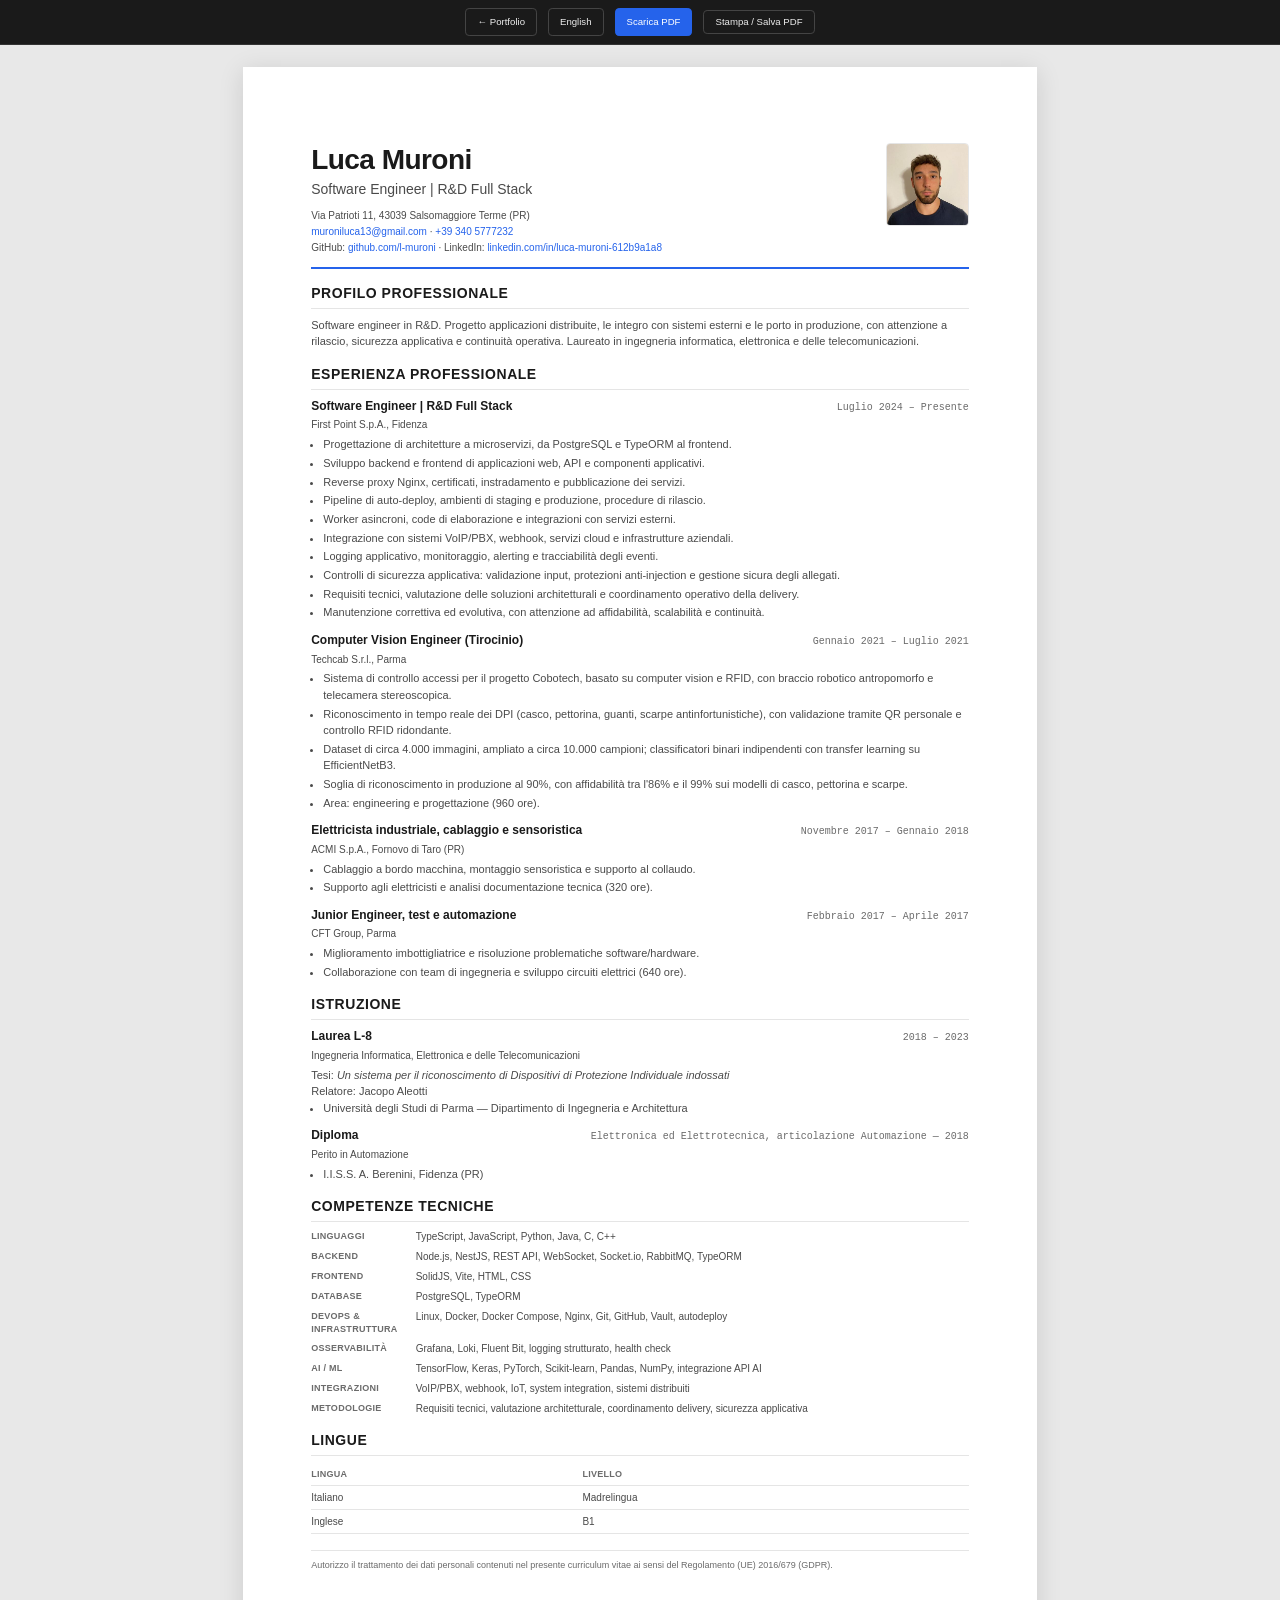
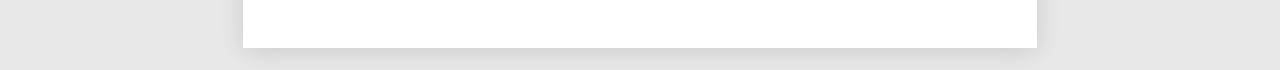
<file: portfolio/cv/it.html>
<!DOCTYPE html>
<html lang="it">
<head>
  <meta charset="UTF-8">
  <meta name="viewport" content="width=device-width, initial-scale=1.0">
  <title>Luca Muroni — CV (Italiano)</title>
  <link rel="stylesheet" href="cv.css">
</head>
<body>
  <nav class="cv-toolbar" aria-label="Azioni CV">
    <a href="../index.html">← Portfolio</a>
    <a href="en.html">English</a>
    <a class="btn-primary" href="luca-muroni-cv-it.pdf" download>Scarica PDF</a>
    <button type="button" onclick="window.print()">Stampa / Salva PDF</button>
  </nav>

  <article class="cv-page">
    <header class="cv-header">
      <div class="cv-header-main">
        <div class="cv-header-text">
          <h1 class="cv-name">Luca Muroni</h1>
          <p class="cv-role">Software Engineer | R&amp;D Full Stack</p>
          <p class="cv-contacts">
            Via Patrioti 11, 43039 Salsomaggiore Terme (PR)<br>
            <a href="mailto:muroniluca13@gmail.com">muroniluca13@gmail.com</a> ·
            <a href="tel:+393405777232">+39 340 5777232</a><br>
            GitHub: <a href="https://github.com/l-muroni">github.com/l-muroni</a> ·
            LinkedIn: <a href="https://www.linkedin.com/in/luca-muroni-612b9a1a8/">linkedin.com/in/luca-muroni-612b9a1a8</a>
          </p>
        </div>
        <img class="cv-photo" src="../assets/luca-muroni-cv.jpg" alt="Luca Muroni" width="88" height="88">
      </div>
    </header>

    <section class="cv-section">
      <h2 class="cv-section-title">Profilo professionale</h2>
      <p class="cv-profile">Software engineer in R&amp;D. Progetto applicazioni distribuite, le integro con sistemi esterni e le porto in produzione, con attenzione a rilascio, sicurezza applicativa e continuità operativa. Laureato in ingegneria informatica, elettronica e delle telecomunicazioni.</p>
    </section>
    <section class="cv-section">
      <h2 class="cv-section-title">Esperienza professionale</h2>
      
      <div class="cv-entry">
        <div class="cv-entry-header">
          <h3 class="cv-entry-title">Software Engineer | R&amp;D Full Stack</h3>
          <time class="cv-entry-date">Luglio 2024 – Presente</time>
        </div>
        <p class="cv-entry-subtitle">First Point S.p.A., Fidenza</p>
        
        <ul><li>Progettazione di architetture a microservizi, da PostgreSQL e TypeORM al frontend.</li><li>Sviluppo backend e frontend di applicazioni web, API e componenti applicativi.</li><li>Reverse proxy Nginx, certificati, instradamento e pubblicazione dei servizi.</li><li>Pipeline di auto-deploy, ambienti di staging e produzione, procedure di rilascio.</li><li>Worker asincroni, code di elaborazione e integrazioni con servizi esterni.</li><li>Integrazione con sistemi VoIP/PBX, webhook, servizi cloud e infrastrutture aziendali.</li><li>Logging applicativo, monitoraggio, alerting e tracciabilità degli eventi.</li><li>Controlli di sicurezza applicativa: validazione input, protezioni anti-injection e gestione sicura degli allegati.</li><li>Requisiti tecnici, valutazione delle soluzioni architetturali e coordinamento operativo della delivery.</li><li>Manutenzione correttiva ed evolutiva, con attenzione ad affidabilità, scalabilità e continuità.</li></ul>
      </div>
      <div class="cv-entry">
        <div class="cv-entry-header">
          <h3 class="cv-entry-title">Computer Vision Engineer (Tirocinio)</h3>
          <time class="cv-entry-date">Gennaio 2021 – Luglio 2021</time>
        </div>
        <p class="cv-entry-subtitle">Techcab S.r.l., Parma</p>
        
        <ul><li>Sistema di controllo accessi per il progetto Cobotech, basato su computer vision e RFID, con braccio robotico antropomorfo e telecamera stereoscopica.</li><li>Riconoscimento in tempo reale dei DPI (casco, pettorina, guanti, scarpe antinfortunistiche), con validazione tramite QR personale e controllo RFID ridondante.</li><li>Dataset di circa 4.000 immagini, ampliato a circa 10.000 campioni; classificatori binari indipendenti con transfer learning su EfficientNetB3.</li><li>Soglia di riconoscimento in produzione al 90%, con affidabilità tra l'86% e il 99% sui modelli di casco, pettorina e scarpe.</li><li>Area: engineering e progettazione (960 ore).</li></ul>
      </div>
      <div class="cv-entry">
        <div class="cv-entry-header">
          <h3 class="cv-entry-title">Elettricista industriale, cablaggio e sensoristica</h3>
          <time class="cv-entry-date">Novembre 2017 – Gennaio 2018</time>
        </div>
        <p class="cv-entry-subtitle">ACMI S.p.A., Fornovo di Taro (PR)</p>
        
        <ul><li>Cablaggio a bordo macchina, montaggio sensoristica e supporto al collaudo.</li><li>Supporto agli elettricisti e analisi documentazione tecnica (320 ore).</li></ul>
      </div>
      <div class="cv-entry">
        <div class="cv-entry-header">
          <h3 class="cv-entry-title">Junior Engineer, test e automazione</h3>
          <time class="cv-entry-date">Febbraio 2017 – Aprile 2017</time>
        </div>
        <p class="cv-entry-subtitle">CFT Group, Parma</p>
        
        <ul><li>Miglioramento imbottigliatrice e risoluzione problematiche software/hardware.</li><li>Collaborazione con team di ingegneria e sviluppo circuiti elettrici (640 ore).</li></ul>
      </div>
    </section>
    <section class="cv-section">
      <h2 class="cv-section-title">Istruzione</h2>
      
      <div class="cv-entry">
        <div class="cv-entry-header">
          <h3 class="cv-entry-title">Laurea L-8</h3>
          <time class="cv-entry-date">2018 – 2023</time>
        </div>
        <p class="cv-entry-subtitle">Ingegneria Informatica, Elettronica e delle Telecomunicazioni</p>
        <p class="cv-profile">Tesi: <em>Un sistema per il riconoscimento di Dispositivi di Protezione Individuale indossati</em><br>
          Relatore: Jacopo Aleotti</p>
        <ul><li>Università degli Studi di Parma — Dipartimento di Ingegneria e Architettura</li></ul>
      </div>
      <div class="cv-entry">
        <div class="cv-entry-header">
          <h3 class="cv-entry-title">Diploma</h3>
          <time class="cv-entry-date">Elettronica ed Elettrotecnica, articolazione Automazione — 2018</time>
        </div>
        <p class="cv-entry-subtitle">Perito in Automazione</p>
        
        <ul><li>I.I.S.S. A. Berenini, Fidenza (PR)</li></ul>
      </div>
    </section>
    <section class="cv-section">
      <h2 class="cv-section-title">Competenze tecniche</h2>
      <div class="cv-skills">
        
        <div class="cv-skill-row"><span class="cv-skill-label">Linguaggi</span><span class="cv-skill-value">TypeScript, JavaScript, Python, Java, C, C++</span></div>
        <div class="cv-skill-row"><span class="cv-skill-label">Backend</span><span class="cv-skill-value">Node.js, NestJS, REST API, WebSocket, Socket.io, RabbitMQ, TypeORM</span></div>
        <div class="cv-skill-row"><span class="cv-skill-label">Frontend</span><span class="cv-skill-value">SolidJS, Vite, HTML, CSS</span></div>
        <div class="cv-skill-row"><span class="cv-skill-label">Database</span><span class="cv-skill-value">PostgreSQL, TypeORM</span></div>
        <div class="cv-skill-row"><span class="cv-skill-label">DevOps &amp; infrastruttura</span><span class="cv-skill-value">Linux, Docker, Docker Compose, Nginx, Git, GitHub, Vault, autodeploy</span></div>
        <div class="cv-skill-row"><span class="cv-skill-label">Osservabilità</span><span class="cv-skill-value">Grafana, Loki, Fluent Bit, logging strutturato, health check</span></div>
        <div class="cv-skill-row"><span class="cv-skill-label">AI / ML</span><span class="cv-skill-value">TensorFlow, Keras, PyTorch, Scikit-learn, Pandas, NumPy, integrazione API AI</span></div>
        <div class="cv-skill-row"><span class="cv-skill-label">Integrazioni</span><span class="cv-skill-value">VoIP/PBX, webhook, IoT, system integration, sistemi distribuiti</span></div>
        <div class="cv-skill-row"><span class="cv-skill-label">Metodologie</span><span class="cv-skill-value">Requisiti tecnici, valutazione architetturale, coordinamento delivery, sicurezza applicativa</span></div>
      </div>
    </section>
    <section class="cv-section">
      <h2 class="cv-section-title">Lingue</h2>
      <table class="cv-table">
        <thead><tr><th>Lingua</th><th>Livello</th></tr></thead>
        <tbody><tr><td>Italiano</td><td>Madrelingua</td></tr><tr><td>Inglese</td><td>B1</td></tr></tbody>
      </table>
    </section>
    <footer class="cv-footer">Autorizzo il trattamento dei dati personali contenuti nel presente curriculum vitae ai sensi del Regolamento (UE) 2016/679 (GDPR).</footer>
  </article>
  <script src="../analytics.config.js"></script>
  <script src="../analytics.js"></script>
</body>
</html>
</file>
<file: portfolio/styles.css>
/* ==========================================================================
   Luca Muroni — Portfolio
   Minimal dark theme, no external dependencies
   ========================================================================== */

:root {
  --bg-primary: #0a0a0a;
  --bg-secondary: #111111;
  --bg-tertiary: #1a1a1a;
  --text-primary: #ededed;
  --text-secondary: #a1a1a1;
  --text-muted: #6b6b6b;
  --accent: #3b82f6;
  --accent-hover: #2563eb;
  --border: #262626;
  --header-bg: rgba(10, 10, 10, 0.9);
  --font-sans: -apple-system, BlinkMacSystemFont, "Segoe UI", Roboto, Oxygen, Ubuntu, sans-serif;
  --font-mono: "SF Mono", Consolas, "Liberation Mono", Menlo, monospace;
  --space-xs: 0.25rem;
  --space-sm: 0.5rem;
  --space-md: 1rem;
  --space-lg: 1.5rem;
  --space-xl: 2rem;
  --space-2xl: 3rem;
  --max-width: 72rem;
  --header-height: 4rem;
  --scroll-offset: calc(var(--header-height) + var(--space-sm));
  --radius: 0.5rem;
  --transition: 150ms ease;
}

@media (prefers-color-scheme: light) {
  :root {
    --bg-primary: #fafafa;
    --bg-secondary: #ffffff;
    --bg-tertiary: #f0f0f0;
    --text-primary: #1a1a1a;
    --text-secondary: #4a4a4a;
    --text-muted: #6b6b6b;
    --border: #e5e5e5;
    --header-bg: rgba(250, 250, 250, 0.92);
  }
}

*,
*::before,
*::after {
  box-sizing: border-box;
}

html {
  scroll-behavior: smooth;
  scroll-padding-top: var(--scroll-offset);
}

body {
  margin: 0;
  font-family: var(--font-sans);
  font-size: 1rem;
  line-height: 1.6;
  color: var(--text-primary);
  background-color: var(--bg-primary);
  -webkit-font-smoothing: antialiased;
}

/* Skip link */
.skip-link {
  position: absolute;
  top: -100%;
  left: var(--space-md);
  padding: var(--space-sm) var(--space-md);
  background: var(--accent);
  color: #fff;
  text-decoration: none;
  border-radius: var(--radius);
  z-index: 1000;
  transition: top var(--transition);
}

.skip-link:focus {
  top: var(--space-md);
}

/* Header & Nav */
.site-header {
  position: sticky;
  top: 0;
  z-index: 100;
  background: var(--header-bg);
  backdrop-filter: blur(8px);
  border-bottom: 1px solid var(--border);
}

.nav {
  display: flex;
  align-items: center;
  justify-content: space-between;
  max-width: var(--max-width);
  margin: 0 auto;
  padding: 0 var(--space-lg);
  height: var(--header-height);
}

.nav-logo {
  font-weight: 600;
  font-size: 1.125rem;
  color: var(--text-primary);
  text-decoration: none;
  font-family: var(--font-mono);
}

.nav-links {
  display: flex;
  gap: var(--space-lg);
  list-style: none;
  margin: 0;
  padding: 0;
}

.nav-links a {
  color: var(--text-secondary);
  text-decoration: none;
  font-size: 0.875rem;
  transition: color var(--transition);
}

.nav-links a:hover,
.nav-links a:focus-visible {
  color: var(--text-primary);
}

.nav-toggle {
  display: none;
  flex-direction: column;
  gap: 5px;
  background: none;
  border: none;
  cursor: pointer;
  padding: var(--space-sm);
}

.nav-toggle span {
  display: block;
  width: 22px;
  height: 2px;
  background: var(--text-primary);
  transition: transform var(--transition), opacity var(--transition);
}

/* Main layout */
main {
  max-width: var(--max-width);
  margin: 0 auto;
  padding: 0 var(--space-lg) var(--space-2xl);
}

/* Hero */
.hero {
  padding: var(--space-2xl) 0;
  min-height: calc(100vh - var(--header-height) - 4rem);
  display: flex;
  flex-direction: column;
  justify-content: center;
}

.hero-label {
  font-size: 0.875rem;
  color: var(--accent);
  font-family: var(--font-mono);
  margin: 0 0 var(--space-sm);
  text-transform: uppercase;
  letter-spacing: 0.05em;
}

.hero h1 {
  font-size: clamp(2.5rem, 6vw, 3.5rem);
  font-weight: 600;
  line-height: 1.1;
  margin: 0 0 var(--space-md);
  letter-spacing: -0.02em;
}

.hero-tagline {
  font-size: 1.125rem;
  color: var(--text-secondary);
  margin: 0 0 var(--space-lg);
  font-family: var(--font-mono);
}

.hero-desc {
  font-size: 1.125rem;
  color: var(--text-secondary);
  max-width: 36rem;
  margin: 0 0 var(--space-xl);
  line-height: 1.7;
}

.hero-actions {
  display: flex;
  flex-wrap: wrap;
  gap: var(--space-md);
}

/* Buttons */
.btn {
  display: inline-flex;
  align-items: center;
  justify-content: center;
  padding: 0.625rem 1.25rem;
  font-size: 0.875rem;
  font-weight: 500;
  text-decoration: none;
  border-radius: var(--radius);
  border: 1px solid transparent;
  cursor: pointer;
  transition: background var(--transition), border-color var(--transition), color var(--transition);
}

.btn-primary {
  background: var(--accent);
  color: #fff;
  border-color: var(--accent);
}

.btn-primary:hover,
.btn-primary:focus-visible {
  background: var(--accent-hover);
  border-color: var(--accent-hover);
}

.btn-secondary {
  background: transparent;
  color: var(--text-primary);
  border-color: var(--border);
}

.btn-secondary:hover,
.btn-secondary:focus-visible {
  border-color: var(--text-muted);
  background: var(--bg-secondary);
}

/* Sections */
.section {
  padding: var(--space-2xl) 0;
  border-top: 1px solid var(--border);
}

.section-title {
  font-size: 1.5rem;
  font-weight: 600;
  margin: 0 0 var(--space-xl);
  letter-spacing: -0.01em;
  scroll-margin-top: var(--scroll-offset);
}

.section-content p {
  color: var(--text-secondary);
  max-width: 42rem;
  margin: 0 0 var(--space-md);
}

.section-content p:last-child {
  margin-bottom: 0;
}

.about-layout {
  display: flex;
  align-items: flex-start;
  gap: var(--space-xl);
}

.about-photo {
  width: 10rem;
  height: 10rem;
  border-radius: 50%;
  object-fit: cover;
  object-position: top center;
  border: 2px solid var(--border);
  flex-shrink: 0;
}

/* Cards */
.card {
  background: var(--bg-secondary);
  border: 1px solid var(--border);
  border-radius: var(--radius);
  padding: var(--space-lg);
  transition: border-color var(--transition);
}

.card:hover {
  border-color: rgba(59, 130, 246, 0.4);
}

.card-header {
  display: flex;
  flex-wrap: wrap;
  justify-content: space-between;
  align-items: baseline;
  gap: var(--space-sm);
  margin-bottom: var(--space-xs);
}

.card-title {
  font-size: 1rem;
  font-weight: 600;
  margin: 0;
}

.card-date {
  font-size: 0.8125rem;
  color: var(--text-muted);
  font-family: var(--font-mono);
}

.card-subtitle {
  font-size: 0.875rem;
  color: var(--text-secondary);
  margin: 0 0 var(--space-md);
}

.card-list {
  margin: 0;
  padding-left: 1.25rem;
  color: var(--text-secondary);
  font-size: 0.9375rem;
}

.card-list li {
  margin-bottom: var(--space-xs);
}

.card-list li:last-child {
  margin-bottom: 0;
}

.card p {
  color: var(--text-secondary);
  font-size: 0.9375rem;
  margin: var(--space-sm) 0 0;
  line-height: 1.6;
}

/* Timeline */
.timeline {
  display: flex;
  flex-direction: column;
  gap: var(--space-lg);
}

/* Skills */
.skills-grid {
  display: grid;
  grid-template-columns: repeat(auto-fill, minmax(16rem, 1fr));
  gap: var(--space-lg);
}

.skill-label {
  font-size: 0.75rem;
  font-weight: 500;
  color: var(--text-muted);
  text-transform: uppercase;
  letter-spacing: 0.05em;
  margin: 0 0 var(--space-sm);
}

.tags {
  display: flex;
  flex-wrap: wrap;
  gap: var(--space-sm);
}

.tag {
  display: inline-block;
  padding: 0.25rem 0.625rem;
  font-size: 0.8125rem;
  font-family: var(--font-mono);
  background: var(--bg-tertiary);
  color: var(--text-secondary);
  border-radius: 0.25rem;
  border: 1px solid var(--border);
}

/* Work grid */
.work-grid {
  display: grid;
  grid-template-columns: repeat(auto-fill, minmax(18rem, 1fr));
  gap: var(--space-lg);
}

.card-featured {
  grid-column: 1 / -1;
}

.tags-spaced {
  margin-top: var(--space-md);
}

.card-actions {
  display: flex;
  flex-wrap: wrap;
  gap: var(--space-md);
  margin: var(--space-md) 0 0;
}

/* Thesis reader */
.thesis-toolbar {
  display: flex;
  align-items: center;
  justify-content: space-between;
  gap: var(--space-md);
  flex-wrap: wrap;
  padding: var(--space-md) var(--space-lg);
  background: var(--bg-secondary);
  border-bottom: 1px solid var(--border);
}

.thesis-toolbar a {
  color: var(--text-secondary);
  text-decoration: none;
  font-size: 0.875rem;
}

.thesis-toolbar a:hover,
.thesis-toolbar a:focus-visible {
  color: var(--accent);
}

.thesis-toolbar-title {
  display: flex;
  flex-direction: column;
  gap: 0.15rem;
  min-width: 0;
}

.thesis-toolbar-title strong {
  font-size: 0.9375rem;
  color: var(--text-primary);
}

.thesis-toolbar-title span {
  font-size: 0.8125rem;
  color: var(--text-muted);
}

.thesis-toolbar-actions {
  display: flex;
  flex-wrap: wrap;
  gap: var(--space-sm);
}

.thesis-reader {
  height: calc(100vh - 4.5rem);
  min-height: 24rem;
  padding: var(--space-md);
  background: var(--bg-primary);
}

.thesis-frame {
  width: 100%;
  height: 100%;
  border: 1px solid var(--border);
  border-radius: var(--radius);
  background: #fff;
}

.thesis-fallback {
  margin: var(--space-md) 0 0;
  text-align: center;
  font-size: 0.875rem;
  color: var(--text-muted);
}

.thesis-fallback a {
  color: var(--accent);
}

/* Legal / privacy */
.legal-back {
  margin-left: auto;
  color: var(--text-secondary);
  text-decoration: none;
  font-size: 0.875rem;
}

.legal-back:hover,
.legal-back:focus-visible {
  color: var(--accent);
}

.legal-page {
  max-width: 42rem;
  margin: 0 auto;
  padding: var(--space-2xl) var(--space-lg);
}

.legal-page h1 {
  margin: 0 0 var(--space-sm);
  font-size: 2rem;
  letter-spacing: -0.02em;
}

.legal-updated {
  margin: 0 0 var(--space-xl);
  font-size: 0.875rem;
  color: var(--text-muted);
}

.legal-page section {
  margin-bottom: var(--space-xl);
}

.legal-page h2 {
  margin: 0 0 var(--space-sm);
  font-size: 1.125rem;
}

.legal-page p {
  margin: 0 0 var(--space-md);
  color: var(--text-secondary);
  line-height: 1.7;
}

.legal-page p:last-child {
  margin-bottom: 0;
}

.legal-page a {
  color: var(--accent);
}

/* Contact */
.contact-block p {
  color: var(--text-secondary);
  margin: 0 0 var(--space-lg);
}

.contact-list {
  list-style: none;
  margin: 0 0 var(--space-xl);
  padding: 0;
}

.contact-list li {
  display: flex;
  flex-wrap: wrap;
  gap: var(--space-sm);
  padding: var(--space-sm) 0;
  border-bottom: 1px solid var(--border);
}

.contact-list li:last-child {
  border-bottom: none;
}

.contact-label {
  min-width: 5rem;
  font-size: 0.875rem;
  color: var(--text-muted);
  font-family: var(--font-mono);
}

.contact-list a {
  color: var(--accent);
  text-decoration: none;
}

.contact-list a:hover,
.contact-list a:focus-visible {
  text-decoration: underline;
  color: var(--accent-hover);
}

.text-muted {
  color: var(--text-muted);
}

.cv-links {
  display: flex;
  flex-wrap: wrap;
  gap: var(--space-md);
}

/* Footer */
.site-footer {
  border-top: 1px solid var(--border);
  padding: var(--space-xl) var(--space-lg);
  text-align: center;
}

.site-footer p {
  margin: 0;
  font-size: 0.875rem;
  color: var(--text-muted);
}

.site-footer a {
  color: var(--text-secondary);
  text-decoration: none;
}

.site-footer a:hover,
.site-footer a:focus-visible {
  color: var(--accent);
}

/* Focus styles */
a:focus-visible,
button:focus-visible {
  outline: 2px solid var(--accent);
  outline-offset: 2px;
}

/* Responsive */
@media (max-width: 768px) {
  .nav-toggle {
    display: flex;
    min-width: 2.75rem;
    min-height: 2.75rem;
    align-items: center;
    justify-content: center;
    touch-action: manipulation;
    -webkit-tap-highlight-color: transparent;
  }

  .nav-links {
    position: absolute;
    top: var(--header-height);
    left: 0;
    right: 0;
    z-index: 1;
    flex-direction: column;
    background: var(--bg-primary);
    border-bottom: 1px solid var(--border);
    padding: var(--space-md) var(--space-lg);
    gap: var(--space-md);
    display: none;
  }

  .nav-links.open {
    display: flex;
  }

  .hero {
    min-height: auto;
    padding: var(--space-xl) 0;
  }

  .work-grid {
    grid-template-columns: 1fr;
  }

  .about-layout {
    flex-direction: column;
    align-items: center;
    text-align: center;
  }

  .about-photo {
    width: 8.5rem;
    height: 8.5rem;
  }

  .thesis-toolbar {
    flex-direction: column;
    align-items: stretch;
  }

  .thesis-toolbar-actions {
    justify-content: stretch;
  }

  .thesis-toolbar-actions .btn {
    flex: 1;
  }
}

@media (prefers-reduced-motion: reduce) {
  html {
    scroll-behavior: auto;
  }

  *,
  *::before,
  *::after {
    transition-duration: 0.01ms !important;
  }
}
</file>
<file: portfolio/cv/cv.css>
/* ==========================================================================
   Luca Muroni — CV (A4, print-ready)
   ========================================================================== */

:root {
  --bg: #ffffff;
  --bg-subtle: #f8f9fa;
  --text: #1a1a1a;
  --text-secondary: #4a4a4a;
  --text-muted: #6b6b6b;
  --accent: #2563eb;
  --border: #e5e5e5;
  --font-sans: -apple-system, BlinkMacSystemFont, "Segoe UI", Roboto, Oxygen, Ubuntu, sans-serif;
  --font-mono: "SF Mono", Consolas, "Liberation Mono", Menlo, monospace;
}

*,
*::before,
*::after {
  box-sizing: border-box;
}

html {
  font-size: 11px;
}

body {
  margin: 0;
  font-family: var(--font-sans);
  font-size: 1rem;
  line-height: 1.5;
  color: var(--text);
  background: #e8e8e8;
}

@media (prefers-color-scheme: dark) {
  body {
    background: #2a2a2a;
  }
}

/* Toolbar (hidden on print) */
.cv-toolbar {
  position: sticky;
  top: 0;
  z-index: 10;
  display: flex;
  align-items: center;
  justify-content: center;
  gap: 1rem;
  padding: 0.75rem 1rem;
  background: #1a1a1a;
  border-bottom: 1px solid #333;
}

.cv-toolbar a,
.cv-toolbar button {
  font-family: var(--font-sans);
  font-size: 0.875rem;
  padding: 0.5rem 1rem;
  border-radius: 0.375rem;
  text-decoration: none;
  cursor: pointer;
  border: 1px solid #444;
  background: transparent;
  color: #ededed;
  transition: background 150ms ease;
}

.cv-toolbar a:hover,
.cv-toolbar button:hover {
  background: #333;
}

.cv-toolbar .btn-primary {
  background: var(--accent);
  border-color: var(--accent);
  color: #fff;
}

.cv-toolbar .btn-primary:hover {
  background: #1d4ed8;
}

/* A4 page */
.cv-page {
  width: 210mm;
  min-height: 297mm;
  margin: 2rem auto;
  padding: 20mm 18mm;
  background: var(--bg);
  box-shadow: 0 4px 24px rgba(0, 0, 0, 0.12);
}

/* Header */
.cv-header {
  margin-bottom: 1.25rem;
  padding-bottom: 1rem;
  border-bottom: 2px solid var(--accent);
}

.cv-header-main {
  display: flex;
  justify-content: space-between;
  align-items: flex-start;
  gap: 1rem;
}

.cv-header-text {
  flex: 1;
  min-width: 0;
}

.cv-photo {
  width: 22mm;
  height: 22mm;
  border-radius: 4px;
  object-fit: cover;
  object-position: top center;
  border: 1px solid var(--border);
  flex-shrink: 0;
}

.cv-name {
  margin: 0 0 0.25rem;
  font-size: 2.55rem;
  font-weight: 600;
  line-height: 1.2;
  letter-spacing: -0.02em;
}

.cv-role {
  margin: 0 0 0.75rem;
  font-size: 1.27rem;
  font-weight: 500;
  color: var(--text-secondary);
}

.cv-contacts {
  margin: 0;
  font-size: 0.91rem;
  color: var(--text-secondary);
  line-height: 1.6;
}

.cv-contacts a {
  color: var(--accent);
  text-decoration: none;
}

/* Sections */
.cv-section {
  margin-bottom: 1.25rem;
}

.cv-section-title {
  margin: 0 0 0.75rem;
  font-size: 1.27rem;
  font-weight: 600;
  text-transform: uppercase;
  letter-spacing: 0.04em;
  color: var(--text);
  padding-bottom: 0.35rem;
  border-bottom: 1px solid var(--border);
}

.cv-profile {
  margin: 0;
  color: var(--text-secondary);
}

/* Experience entries */
.cv-entry {
  margin-bottom: 1rem;
}

.cv-entry:last-child {
  margin-bottom: 0;
}

.cv-entry-header {
  display: flex;
  justify-content: space-between;
  align-items: baseline;
  gap: 1rem;
  margin-bottom: 0.15rem;
}

.cv-entry-title {
  margin: 0;
  font-size: 1.09rem;
  font-weight: 600;
}

.cv-entry-date {
  font-family: var(--font-mono);
  font-size: 0.91rem;
  color: var(--text-muted);
  white-space: nowrap;
}

.cv-entry-subtitle {
  margin: 0 0 0.35rem;
  font-size: 0.91rem;
  color: var(--text-secondary);
}

.cv-entry ul {
  margin: 0;
  padding-left: 1.1rem;
}

.cv-entry li {
  margin-bottom: 0.2rem;
  color: var(--text-secondary);
}

/* Skills */
.cv-skills {
  display: grid;
  gap: 0.5rem;
}

.cv-skill-row {
  display: flex;
  gap: 0.5rem;
  font-size: 0.91rem;
  line-height: 1.45;
}

.cv-skill-label {
  flex: 0 0 9rem;
  font-weight: 600;
  color: var(--text-muted);
  font-size: 0.82rem;
  text-transform: uppercase;
  letter-spacing: 0.03em;
}

.cv-skill-value {
  color: var(--text-secondary);
}

/* Languages table */
.cv-table {
  width: 100%;
  border-collapse: collapse;
  font-size: 0.91rem;
}

.cv-table th,
.cv-table td {
  padding: 0.35rem 0.75rem 0.35rem 0;
  text-align: left;
  border-bottom: 1px solid var(--border);
}

.cv-table th {
  font-weight: 600;
  color: var(--text-muted);
  font-size: 0.82rem;
  text-transform: uppercase;
  letter-spacing: 0.03em;
}

.cv-table td {
  color: var(--text-secondary);
}

/* Footer note */
.cv-footer {
  margin-top: 1.5rem;
  padding-top: 0.75rem;
  border-top: 1px solid var(--border);
  font-size: 0.82rem;
  color: var(--text-muted);
  line-height: 1.4;
}

/* Print & PDF — always desktop layout */
@media print {
  html {
    font-size: 11px;
  }

  body {
    background: var(--bg);
  }

  .cv-toolbar {
    display: none !important;
  }

  .cv-page {
    width: auto;
    min-height: auto;
    margin: 0;
    padding: 0;
    box-shadow: none;
  }

  .cv-header-main {
    flex-direction: row;
    align-items: flex-start;
    text-align: left;
  }

  .cv-photo {
    width: 22mm;
    height: 22mm;
  }

  .cv-entry-header {
    flex-direction: row;
    align-items: baseline;
  }

  .cv-skill-row {
    flex-direction: row;
  }

  .cv-skill-label {
    flex: 0 0 9rem;
  }

  .cv-section {
    break-inside: avoid;
  }

  .cv-entry {
    break-inside: avoid;
  }

  a {
    color: var(--text-secondary);
    text-decoration: none;
  }
}

/* Mobile screen only — does not affect print/PDF */
@media screen and (max-width: 800px) {
  .cv-page {
    width: 100%;
    margin: 0;
    padding: 1.5rem;
    box-shadow: none;
  }

  .cv-entry-header {
    flex-direction: column;
    gap: 0.15rem;
  }

  .cv-skill-row {
    flex-direction: column;
    gap: 0.15rem;
  }

  .cv-skill-label {
    flex: none;
  }

  .cv-header-main {
    flex-direction: column-reverse;
    align-items: center;
    text-align: center;
  }

  .cv-photo {
    width: 5.5rem;
    height: 5.5rem;
  }
}
</file>
